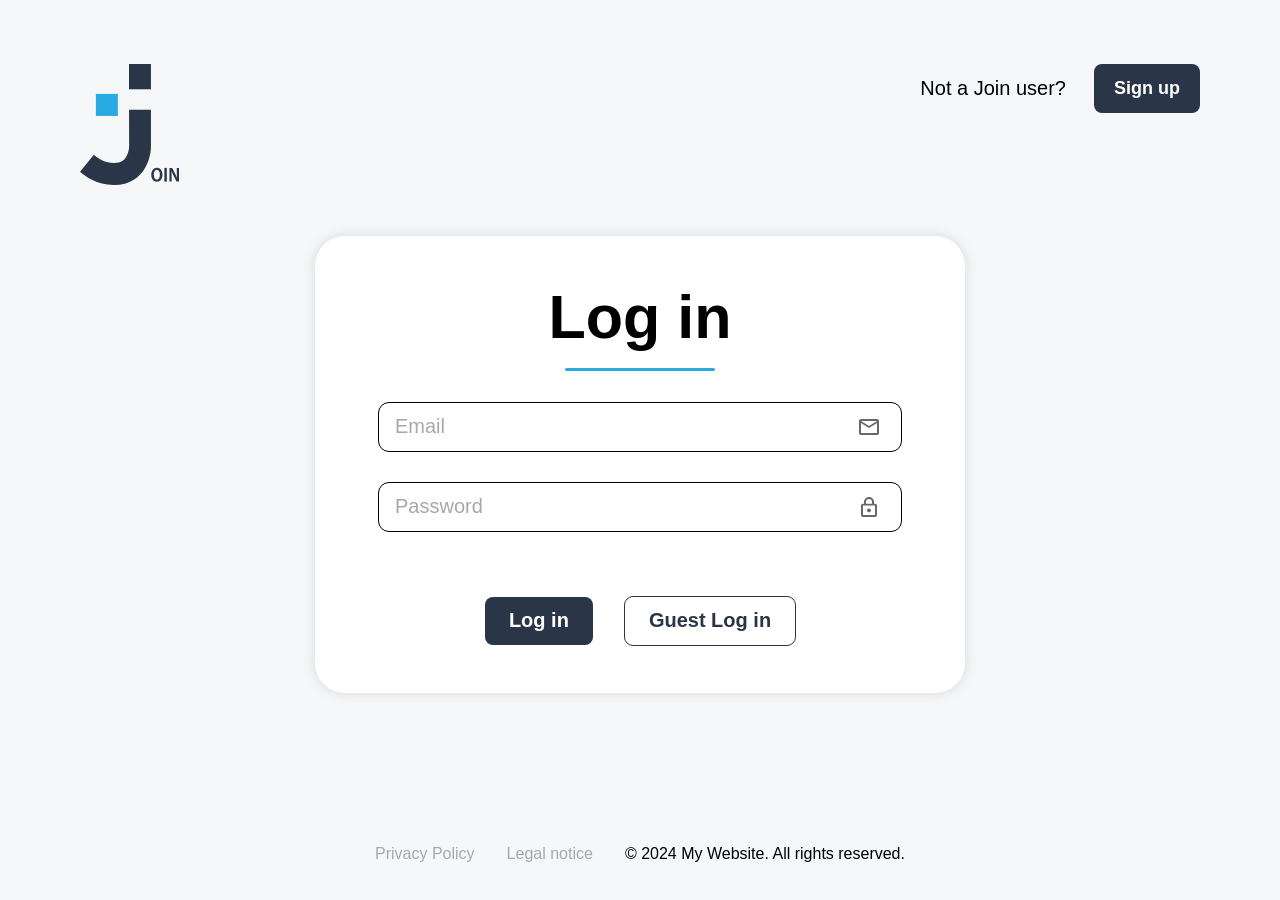
<file: index.html>
<!doctype html>
<html lang="en">
  <head>
    <meta charset="UTF-8" />
    <meta name="viewport" content="width=device-width, initial-scale=1.0" />
    <title>Join</title>
    <link rel="stylesheet" href="style.css" />
    <link rel="stylesheet" href="styles/colors.css" />
    <link rel="stylesheet" href="styles/loginResponsive.css" />
    <script src="./script.js" defer></script>
    <link rel="shortcut icon" href="../assets/img/general/logoFavicon.svg" type="image/x-icon"/>
  </head>
  <body onload="initSignIn()">
    <div class="page_shell">
      <header class="site_header content_limit">
        <img
          class="signup_logo"
          src="./assets/img/general/logoFavicon.svg"
          alt="Logo of Join"
        />

        <div class="signup_area login_fade">
          <span>Not a Join user?</span>
          <button
            class="button button__primary"
            type="button"
            onclick="window.location.href = 'pages/signUp.html'"
          >
            Sign up
          </button>
        </div>
      </header>

      <main class="main_content content_limit login_fade">
        <section class="login_card">
          <div class="title_block">
            <h1>Log in</h1>
            <div class="title_underline"></div>
          </div>

          <form novalidate>
            <div class="form_group">
              <label for="email" class="sr_only">Email</label>
              <div class="input_wrap">
                <input
                  id="email"
                  name="email"
                  type="email"
                  autocomplete="email"
                  placeholder="Email"
                />
                <span class="field_icon"
                  ><img src="./assets/img/login/mail.svg" alt="Email icon"
                /></span>
              </div>
              <p class="error_message"></p>
            </div>

            <div class="form_group">
              <label for="password" class="sr_only">Password</label>
              <div class="input_wrap">
                <input
                  id="password"
                  name="password"
                  type="password"
                  autocomplete="current-password"
                  placeholder="Password"
                />
                <span class="field_icon"
                  ><img src="./assets/img/login/lock.svg" alt="Password icon"
                /></span>
              </div>
              <p class="error_message"></p>
            </div>

            <p class="form_status" id="formStatus"></p>

            <div class="form_actions">
              <button class="button button__primary" type="submit">
                Log in
              </button>
              <button
                class="button button__secondary"
                type="button"
                id="guestLoginButton"
              >
                Guest Log in
              </button>
            </div>
          </form>
        </section>
      </main>

      <footer class="footer login_fade">
        <a href="pages/privacyPolicyPreLogin.html">Privacy Policy</a>
        <a href="pages/legalNoticePreLogin.html">Legal notice</a>
        <p>&copy; 2024 My Website. All rights reserved.</p>
      </footer>
    </div>
  </body>
</html>
</file>
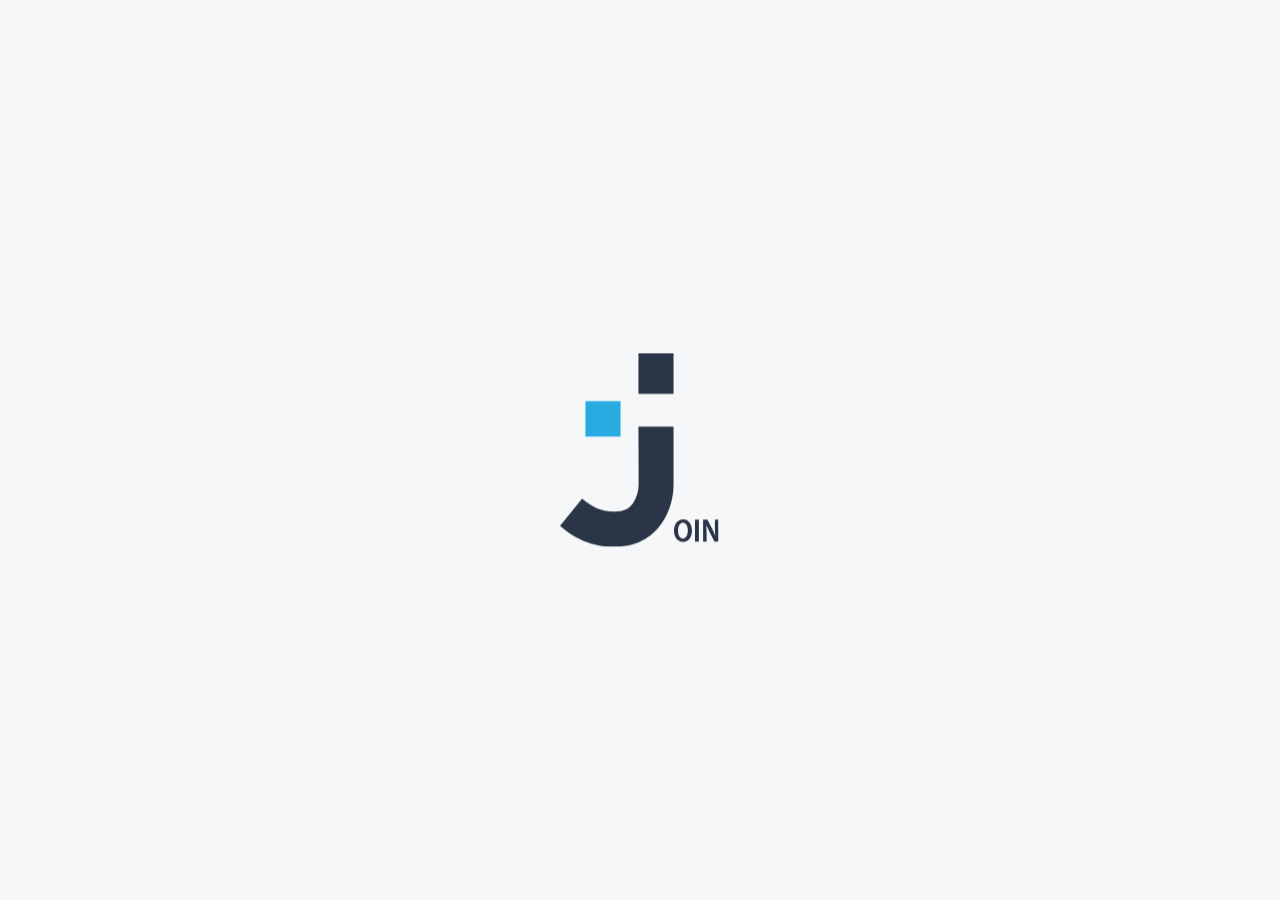
<file: pages/board.html>
<!doctype html>
<html lang="en">
  <head>
    <meta charset="UTF-8" />
    <meta name="viewport" content="width=device-width, initial-scale=1.0" />
    <title>Board</title>
    <link rel="stylesheet" href="../styles/colors.css" />
    <link rel="stylesheet" href="../styles/fonts.css" />
    <link rel="stylesheet" href="../styles/addTask.css" />
    <link rel="stylesheet" href="../styles/addTaskResponsive.css" />
    <link rel="stylesheet" href="../styles/standard.css" />
    <link rel="stylesheet" href="../styles/standardClasses.css" />
    <link rel="stylesheet" href="../styles/board.css" />
    <link rel="stylesheet" href="../styles/standardResponsive.css">
    <link rel="stylesheet" href="../styles/board_dialog.css" />
    <link rel="stylesheet" href="../styles/boardResponsive.css" />
    <script src="../scripts/standard.js"></script>
    <script src="../scripts/addTaskTemplate.js"></script>
    <script src="../scripts/addTask.js"></script>
    <script src="../scripts/addTaskContacts.js"></script>
    <script src="../scripts/addTaskInteractions.js"></script>
    <script src="../scripts/contactsTemplates.js"></script>
    <script src="../scripts/boardTemplate.js"></script>
    <script src="../scripts/boardAddTaskTemplate.js"></script>
    <script src="../scripts/board.js"></script>
    <link rel="shortcut icon" href="../assets/img/general/logoFavicon.svg" type="image/x-icon"/>
  </head>
  <body onload="initialise()">
    <dialog id="dialog" onclick="closeSpecificDialog('dialog')"></dialog>
    <aside class="desktop">
      <a class="logo" href="summary.html"><img src="../assets/img/general/joinLogo.svg" alt="Logo of Join" /></a>
      <article>
        <section class="menu">
          <a class="another_page" href="../pages/summary.html">
            <img src="../assets/img/aside/summary.svg" alt="Summary Icon" />
            <p>Summary</p>
          </a>
          <a class="another_page" href="../pages/addTask.html">
            <img src="../assets/img/aside/addTask.svg" alt="Task Icon" />
            <p>Add Task</p>
          </a>
          <a class="current_page" href="../pages/board.html">
            <img src="../assets/img/aside/boardValidate.svg" alt="Board Icon" />
            <p>Board</p>
          </a>
          <a class="another_page" href="../pages/contacts.html">
            <img src="../assets/img/aside/contacts.svg" alt="Contacts Icon" />
            <p>Contacts</p>
          </a>
        </section>
        <section class="legal_necessities">
          <a class="policies" href="../pages/privacyPolicy.html">
            <p>Privacy Policy</p>
          </a>
          <a class="policies" href="../pages/legalNotice.html">
            <p>Legal Notice</p>
          </a>
        </section>
      </article>
    </aside>
    <article class="main_content">
      <header>
        <p>Kanban Project Management Tool</p>
        <img src="../assets/img/general/logoFavicon.svg" alt="Logo" />
        <section class="header_right">
          <a href="../pages/help.html">
            <img src="../assets/img/general/help.svg" alt="Help Button" />
          </a>
          <section>
            <button class="profile_icon" onclick="openDialog('nav')">
               <p id="userInitial"></p>
            </button>
            <dialog class="navigation" id="nav" onclick="closeDialog('nav')">
              <div class="subnavigation" onclick="stopPropagation(event)">
                <a class="mobile" href="../pages/help.html">Help</a>
                <a href="../pages/legalNotice.html">Legal Notice</a>
                <a href="../pages/privacyPolicy.html">Privacy Policy</a>
                <a href="../index.html">Log out</a>
              </div>
            </dialog>
          </section>
        </section>
      </header>
      <main>
        <section class="main_title">
          <h1>Board</h1>
          <div>
            <section class="search_wrapper">
              <input class="search" id="searchField" type="text" placeholder="Find Task"/>
              <div class="search_button" aria-label="Search">
                <button type="button">
                  <img class="search_icon" src="../assets/img/board/search.svg" alt="Search icon"/>
                </button>
              </div>
            </section>
            <button class="new_task desktop" onclick="openSpecificDialog(null, null, 'toDo', null)">
              <p>Add Task</p>
              <p>+</p>
            </button>
            <button class="new_task mobile">
              <a href="../pages/addTask.html">+</a>
            </button>
          </div>
        </section>
        <div class="search_mobile mobile">
          <section class="search_wrapper_mobile">
            <input
              class="search"
              id="searchField"
              type="text"
              placeholder="Find Task"
            />
            <div class="search_button" aria-label="Search">
              <button type="button">
                <img
                  class="search_icon"
                  src="../assets/img/board/search.svg"
                  alt="Search icon"
                />
              </button>
            </div>
          </section>
        </div>
        <article class="kanban">
          <section class="column" ondrop="changeStatus('toDo')" ondragover="allowDrop(event)">
            <div class="column_title">
              <h2>To do</h2>
              <button class="adding_task desktop" onclick="openSpecificDialog(null, null, 'toDo', null)">
                +
              </button>
              <button class="adding_task mobile">
                <a href="../pages/addTask.html">+</a>
              </button>
            </div>
            <ul class="column_list" id="toDo"></ul>
          </section>
          <section class="column" ondrop="changeStatus('inProgress')" ondragover="allowDrop(event)">
            <div class="column_title">
              <h2>In progress</h2>
              <button class="adding_task desktop" onclick="openSpecificDialog(null, null, 'inProgress', null)">
                +
              </button>
              <button class="adding_task mobile">
                <a href="../pages/addTask.html">+</a>
              </button>
            </div>
            <ul class="column_list" id="inProgress"></ul>
          </section>
          <section class="column" ondrop="changeStatus('awaitFeedback')" ondragover="allowDrop(event)">
            <div class="column_title">
              <h2>Await Feedback</h2>
              <button class="adding_task desktop" onclick="openSpecificDialog(null, null, 'awaitFeedback', null)">
                +
              </button>
              <button class="adding_task mobile">
                <a href="../pages/addTask.html">+</a>
              </button>
            </div>
            <ul class="column_list" id="awaitFeedback"></ul>
          </section>
          <section class="column" ondrop="changeStatus('done')" ondragover="allowDrop(event)">
            <div class="column_title">
              <h2>Done</h2>
            </div>
            <ul class="column_list" id="done"></ul>
          </section>
        </article>
      </main>
      <footer class="mobile">
        <section>
          <a class="another_page" href="../pages/summary.html">
            <img src="../assets/img/aside/summary.svg" alt="Summary Icon" />
            <p>Summary</p>
          </a>
        </section>
        <section>
          <a class="another_page" href="../pages/addTask.html">
            <img src="../assets/img/aside/addTask.svg" alt="Task Icon" />
            <p>Add Task</p>
          </a>
        </section>
        <section>
          <a class="current_page" href="../pages/board.html">
            <img src="../assets/img/aside/boardValidate.svg" alt="Board Icon" />
            <p>Board</p>
          </a>
        </section>
        <section>
          <a class="another_page" href="../pages/contacts.html">
            <img src="../assets/img/aside/contacts.svg" alt="Contacts Icon" />
            <p>Contacts</p>
          </a>
        </section>
      </footer>
    </article>
  </body>
</html>
</file>
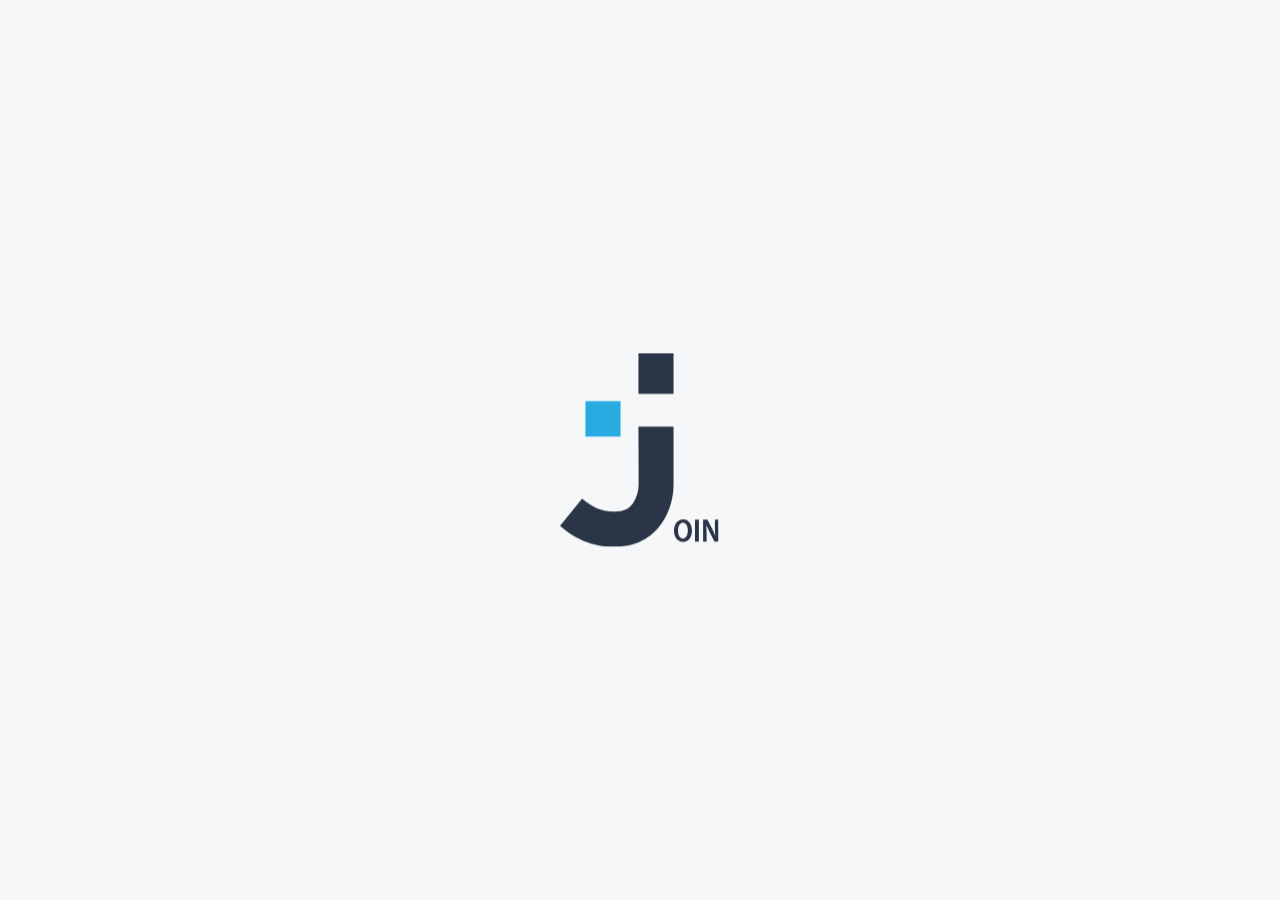
<file: pages/contacts.html>
<!doctype html>
<html lang="en">
  <head>
    <meta charset="UTF-8" />
    <meta name="viewport" content="width=device-width, initial-scale=1.0" />

    <title>Contacts</title>

    <link rel="stylesheet" href="../styles/colors.css" />
    <link rel="stylesheet" href="../styles/fonts.css" />
    <link rel="stylesheet" href="../styles/standard.css" />
    <link rel="stylesheet" href="../styles/standardClasses.css" />
    <link rel="stylesheet" href="../styles/contacts.css" />
    <link rel="stylesheet" href="../styles/contactsDialogs.css" />
    <link rel="stylesheet" href="../styles/contactsResponsive.css" />
    <link rel="stylesheet" href="../styles/contactsResponsiveTwo.css" />

    <script src="../scripts/standard.js" defer></script>
    <script src="../scripts/contactsTemplates.js" defer></script>
    <script src="../scripts/contactsDialogTemplates.js" defer></script>
    <script src="../scripts/contactsData.js" defer></script>
    <script src="../scripts/contacts.js" defer></script>
    <script src="../scripts/contactsInteractions.js" defer></script>

    <link
      rel="shortcut icon"
      href="../assets/img/general/logoFavicon.svg"
      type="image/x-icon"
    />
  </head>

  <body onload="initContacts()">
    <div class="overlay" id="successOverlay" hidden>
      <div class="overlay_box">
        <p>Contact added successfully</p>
      </div>
    </div>

    <aside class="desktop">
      <a class="logo" href="summary.html">
        <img src="../assets/img/general/joinLogo.svg" alt="Logo of Join" />
      </a>

      <article>
        <section class="menu">
          <a class="another_page" href="summary.html">
            <img src="../assets/img/aside/summary.svg" alt="Summary Icon" />
            <p>Summary</p>
          </a>

          <a class="another_page" href="addTask.html">
            <img src="../assets/img/aside/addTask.svg" alt="Task Icon" />
            <p>Add Task</p>
          </a>

          <a class="another_page" href="board.html">
            <img src="../assets/img/aside/board.svg" alt="Board Icon" />
            <p>Board</p>
          </a>

          <a class="current_page" href="contacts.html">
            <img
              src="../assets/img/aside/contactsValidate.svg"
              alt="Contacts Icon"
            />
            <p>Contacts</p>
          </a>
        </section>

        <section class="legal_necessities">
          <a class="policies" href="../pages/privacyPolicy.html">
            <p>Privacy Policy</p>
          </a>

          <a class="policies" href="../pages/legalNotice.html">
            <p>Legal Notice</p>
          </a>
        </section>
      </article>
    </aside>

    <article class="main_content">
      <header>
        <img
          class="mobile_header_logo"
          src="../assets/img/general/logoFavicon.svg"
          alt="Join Logo"
        />

        <p>Kanban Project Management Tool</p>

        <section class="header_right">
          <a href="../pages/help.html">
            <img src="../assets/img/general/help.svg" alt="Help Button" />
          </a>

          <section>
            <button
              class="profile_icon"
              type="button"
              onclick="openDialog('nav')"
            >
              <p id="userInitial"></p>
            </button>

            <dialog class="navigation" id="nav" onclick="closeDialog('nav')">
              <div class="subnavigation" onclick="stopPropagation(event)">
                <a href="../pages/legalNotice.html"> Legal Notice </a>

                <a href="../pages/privacyPolicy.html"> Privacy Policy </a>

                <a href="../index.html" id="logoutButton"> Log out </a>
              </div>
            </dialog>
          </section>
        </section>
      </header>

      <main>
        <section class="contacts_container">
          <div class="new_contact">
            <button
              class="highlighted_button"
              id="addContactButton"
              type="button"
            >
              Add new contact

              <img src="../assets/img/contacts/personAdd.svg" alt="" />
            </button>
          </div>

          <div class="own_user" id="ownUser"></div>

          <ul class="contacts_list" id="contactsList"></ul>

          <button
            class="mobile_add_contact"
            id="mobileAddContactButton"
            type="button"
            aria-label="Add contact"
          >
            <img src="../assets/img/contacts/personAdd.svg" alt="" />
          </button>
        </section>

        <section class="contact_details_container">
          <div class="contact_detail_header">
            <div class="contact_title_row">
              <h2>Contacts</h2>

              <button
                class="mobile_contact_back"
                type="button"
                onclick="closeMobileContactDetail()"
                aria-label="Back to contacts"
              >
                <img src="../assets/img/general/arrow.svg" alt="Back" />
              </button>
            </div>

            <div class="seperator_line"></div>
            <p>Better with a team</p>
          </div>

          <div class="contact_card" id="contactCard">
            <p>Select a contact to see details.</p>
          </div>
        </section>
      </main>
    </article>

    <footer class="mobile">
      <section>
        <a class="another_page" href="summary.html">
          <img src="../assets/img/aside/summary.svg" alt="Summary Icon" />
          <p>Summary</p>
        </a>
      </section>

      <section>
        <a class="another_page" href="addTask.html">
          <img src="../assets/img/aside/addTask.svg" alt="Add Task Icon" />
          <p>Add Task</p>
        </a>
      </section>

      <section>
        <a class="another_page" href="board.html">
          <img src="../assets/img/aside/board.svg" alt="Board Icon" />
          <p>Board</p>
        </a>
      </section>

      <section>
        <a class="current_page" href="contacts.html">
          <img
            src="../assets/img/aside/contactsValidate.svg"
            alt="Contacts Icon"
          />
          <p>Contacts</p>
        </a>
      </section>
    </footer>
  </body>
</html>
</file>
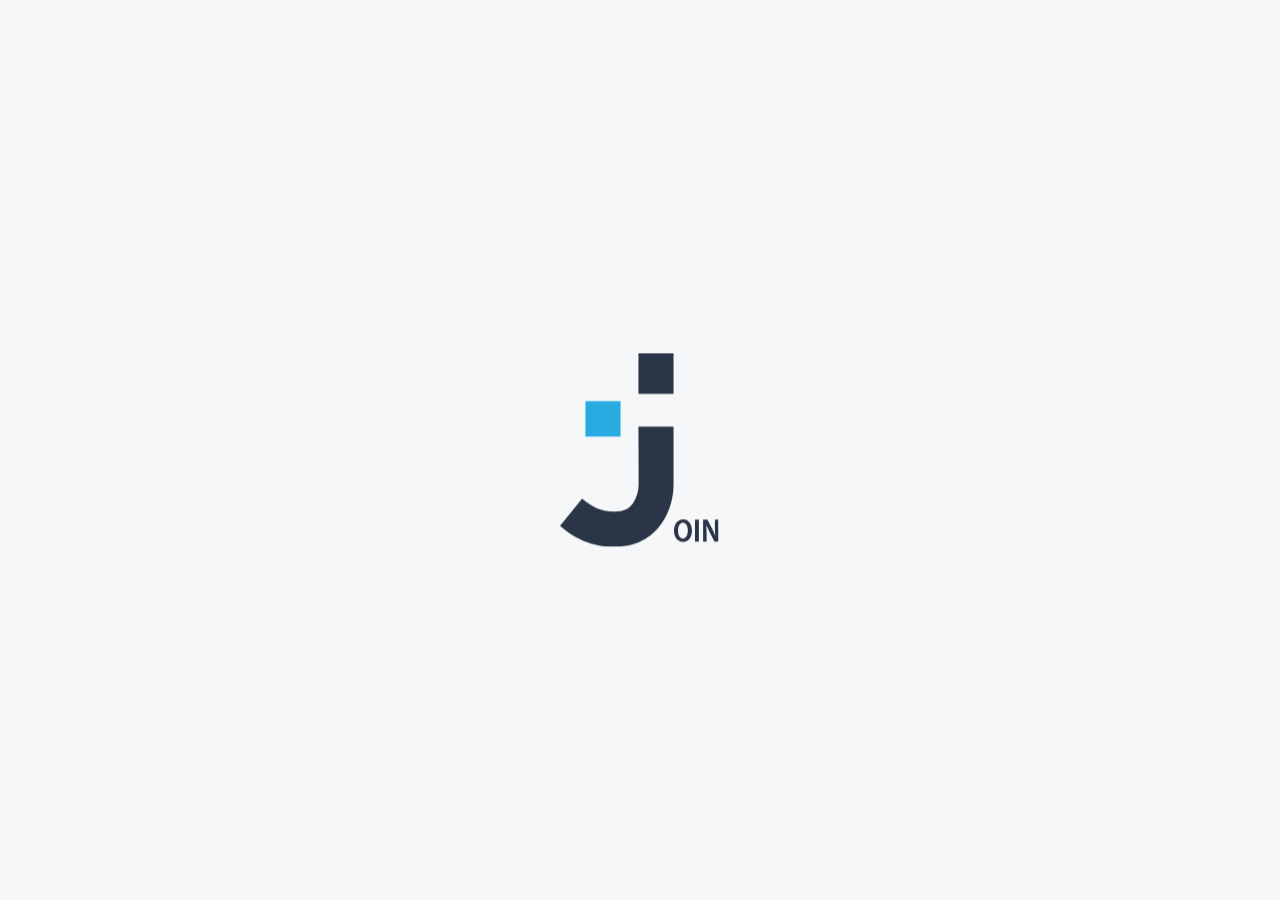
<file: pages/help.html>
<!doctype html>
<html lang="en">
  <head>
    <meta charset="UTF-8" />
    <meta name="viewport" content="width=device-width, initial-scale=1.0" />

    <title>Help</title>

    <link rel="stylesheet" href="../styles/colors.css" />
    <link rel="stylesheet" href="../styles/fonts.css" />
    <link rel="stylesheet" href="../styles/standard.css" />
    <link rel="stylesheet" href="../styles/standardClasses.css" />
    <link rel="stylesheet" href="../styles/information.css" />
    <link rel="stylesheet" href="../styles/standardResponsive.css" />
    <link rel="stylesheet" href="../styles/informationResponsive.css" />

    <script src="../scripts/loadUser.js"></script>
    <script src="../scripts/standard.js" defer></script>

    <link
      rel="shortcut icon"
      href="../assets/img/general/logoFavicon.svg"
      type="image/x-icon"
    />
  </head>

  <body onload="initInformationPage()">
    <aside class="desktop">
      <a class="logo" href="summary.html"
        ><img src="../assets/img/general/joinLogo.svg" alt="Logo of Join"
      /></a>

      <article>
        <section class="menu">
          <a class="another_page" href="../pages/summary.html">
            <img src="../assets/img/aside/summary.svg" alt="Summary Icon" />
            <p>Summary</p>
          </a>

          <a class="another_page" href="../pages/addTask.html">
            <img src="../assets/img/aside/addTask.svg" alt="Task Icon" />
            <p>Add Task</p>
          </a>

          <a class="another_page" href="../pages/board.html">
            <img src="../assets/img/aside/board.svg" alt="Board Icon" />
            <p>Board</p>
          </a>

          <a class="another_page" href="../pages/contacts.html">
            <img src="../assets/img/aside/contacts.svg" alt="Contacts Icon" />
            <p>Contacts</p>
          </a>
        </section>

        <section class="legal_necessities">
          <a class="policies" href="../pages/privacyPolicy.html">
            <p>Privacy Policy</p>
          </a>

          <a class="policies" href="../pages/legalNotice.html">
            <p>Legal Notice</p>
          </a>
        </section>
      </article>
    </aside>

    <main class="Information_Content">
      <header>
        <img
          class="mobile_header_logo"
          src="../assets/img/general/logoFavicon.svg"
          alt="Join Logo"
        />

        <p>Kanban Project Management Tool</p>

        <section class="header_right">
          <a href="../pages/help.html">
            <img src="../assets/img/general/help.svg" alt="Help Button" />
          </a>

          <section>
            <button class="profile_icon" id="profileButton" type="button">
              <p id="userInitial"></p>
            </button>

            <dialog class="navigation" id="nav">
              <div class="subnavigation" id="subnavigation">
                <a class="mobile" href="../pages/help.html">Help</a>
                <a href="../pages/legalNotice.html">Legal Notice</a>
                <a href="../pages/privacyPolicy.html">Privacy Policy</a>
                <a href="../index.html" id="logoutButton">Log out</a>
              </div>
            </dialog>
          </section>
        </section>
      </header>

      <div class="Information_Text">
        <div class="information_title_row">
          <h1>Help</h1>

          <button
            class="back_button help_back_button"
            type="button"
            onclick="history.back()"
          >
            <img src="../assets/img/general/arrow.svg" alt="Go back" />
          </button>
        </div>

        <p class="Help_Intro">
          Welcome to the help page for Join, your guide to using our Kanban
          project management tool. Here, you will find an overview of what Join
          is, how it works, and how to use its most important features.
        </p>

        <section>
          <h2>What is Join?</h2>

          <p>
            Join is a Kanban-based project management tool designed to help you
            organize tasks, manage projects, and collaborate with others.
          </p>

          <p>
            Kanban is a method for visualizing work and tracking the progress of
            individual tasks. In Join, tasks are displayed as cards on a board
            and organized into different sections depending on their current
            status.
          </p>

          <p>
            Join was developed as part of a web development project at the
            Developer Akademie. It is intended for educational purposes and is
            not designed for extensive business use.
          </p>
        </section>

        <section>
          <h2>How to use it</h2>

          <div class="Help_Step">
            <div class="Help_Number">1.</div>

            <div class="Help_Step_Content">
              <h3>Exploring the Board</h3>

              <p>
                When you open the <strong>Board</strong>, you will see an
                overview of all your tasks. Tasks are organized into four
                different sections: <strong>To do</strong>,
                <strong>In progress</strong>, <strong>Await feedback</strong>,
                and <strong>Done</strong>.
              </p>

              <p>
                This allows you to quickly see the current status of each task.
              </p>
            </div>
          </div>

          <div class="Help_Step">
            <div class="Help_Number">2.</div>

            <div class="Help_Step_Content">
              <h3>Creating Contacts</h3>

              <p>
                Before assigning tasks, you can add contacts to your project.
              </p>

              <p>
                Go to the <strong>Contacts</strong> section and click
                <strong>Add new contact</strong>. Enter the contact's name,
                email address, and phone number.
              </p>

              <p>
                Once the contact has been created, you can assign them to tasks.
              </p>
            </div>
          </div>

          <div class="Help_Step">
            <div class="Help_Number">3.</div>

            <div class="Help_Step_Content">
              <h3>Adding Tasks</h3>

              <p>
                To create a new task, go to <strong>Add Task</strong> or use the
                add-task button on the board.
              </p>

              <p>Enter the task information, such as:</p>

              <ul>
                <li>Title</li>
                <li>Description</li>
                <li>Due date</li>
                <li>Priority</li>
                <li>Category</li>
                <li>Assigned contacts</li>
                <li>Subtasks</li>
              </ul>

              <p>
                After entering the required information, click
                <strong>Create Task</strong> to add the task to your board.
              </p>
            </div>
          </div>

          <div class="Help_Step">
            <div class="Help_Number">4.</div>

            <div class="Help_Step_Content">
              <h3>Moving Tasks</h3>

              <p>
                Tasks can be moved between the different sections of the board.
              </p>

              <p>
                Move a task from <strong>To do</strong> to
                <strong>In progress</strong> when you start working on it. If
                the task requires feedback, move it to
                <strong>Await feedback</strong>. Once the task is completed,
                move it to <strong>Done</strong>.
              </p>

              <p>
                This makes it easy to keep track of the progress of your
                project.
              </p>
            </div>
          </div>

          <div class="Help_Step">
            <div class="Help_Number">5.</div>

            <div class="Help_Step_Content">
              <h3>Editing Tasks</h3>

              <p>Click on a task to open its details.</p>

              <p>
                From there, you can edit information such as the title,
                description, due date, priority, assigned contacts, and
                subtasks.
              </p>

              <p>Save your changes when you are finished.</p>
            </div>
          </div>

          <div class="Help_Step">
            <div class="Help_Number">6.</div>

            <div class="Help_Step_Content">
              <h3>Deleting Tasks</h3>

              <p>
                Open the task you want to remove and select
                <strong>Delete</strong>.
              </p>

              <p>
                Be careful when deleting tasks, as they will be permanently
                removed from the board.
              </p>
            </div>
          </div>

          <div class="Help_Step">
            <div class="Help_Number">7.</div>

            <div class="Help_Step_Content">
              <h3>Using Subtasks</h3>

              <p>
                Subtasks allow you to divide a larger task into smaller steps.
              </p>

              <p>
                When a subtask is completed, you can mark it as done. The task
                will show your progress so you can easily see how much work is
                still left.
              </p>
            </div>
          </div>

          <div class="Help_Step">
            <div class="Help_Number">8.</div>

            <div class="Help_Step_Content">
              <h3>Searching for Tasks</h3>

              <p>
                Use the search field on the <strong>Board</strong> to quickly
                find a specific task.
              </p>

              <p>
                Enter the task title or a keyword. Join will display the tasks
                that match your search.
              </p>
            </div>
          </div>
        </section>

        <section>
          <h2>Need more help?</h2>

          <p>
            If something does not work as expected, try refreshing the page or
            logging in again.
          </p>

          <p>
            When creating or editing tasks and contacts, make sure that all
            required fields are filled in correctly.
          </p>
        </section>
      </div>
    </main>

    <footer class="mobile">
      <section>
        <a class="another_page" href="../pages/summary.html">
          <img src="../assets/img/aside/summary.svg" alt="Summary Icon" />
          <p>Summary</p>
        </a>
      </section>

      <section>
        <a class="another_page" href="../pages/addTask.html">
          <img src="../assets/img/aside/addTask.svg" alt="Task Icon" />
          <p>Add Task</p>
        </a>
      </section>

      <section>
        <a class="another_page" href="../pages/board.html">
          <img src="../assets/img/aside/board.svg" alt="Board Icon" />
          <p>Board</p>
        </a>
      </section>

      <section>
        <a class="another_page" href="../pages/contacts.html">
          <img src="../assets/img/aside/contacts.svg" alt="Contacts Icon" />
          <p>Contacts</p>
        </a>
      </section>
    </footer>
  </body>
</html>
</file>
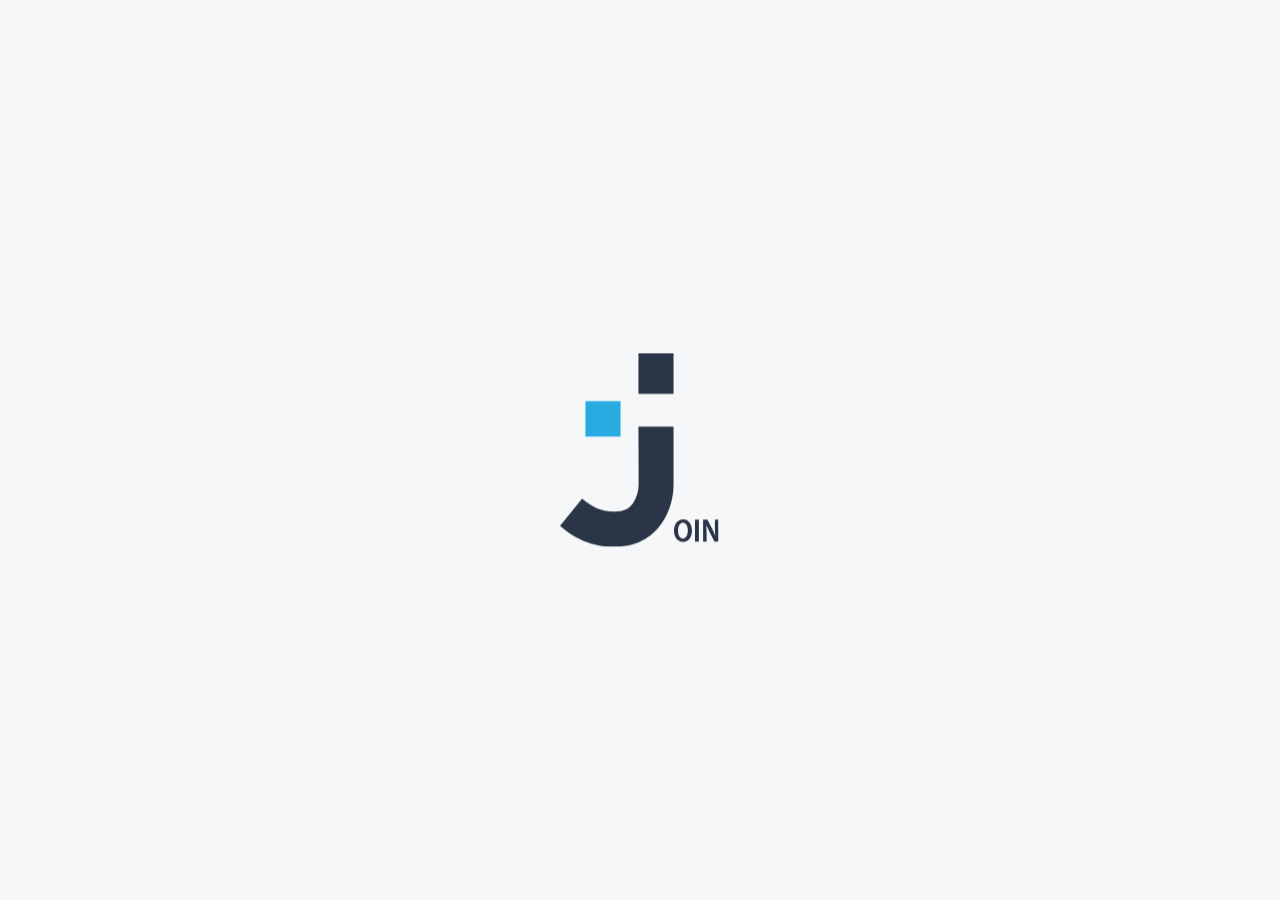
<file: pages/legalNotice.html>
<!doctype html>
<html lang="en">
  <head>
    <meta charset="UTF-8" />
    <meta name="viewport" content="width=device-width, initial-scale=1.0" />

    <title>Legal Notice</title>

    <link rel="stylesheet" href="../styles/colors.css" />
    <link rel="stylesheet" href="../styles/fonts.css" />
    <link rel="stylesheet" href="../styles/standard.css" />
    <link rel="stylesheet" href="../styles/standardClasses.css" />
    <link rel="stylesheet" href="../styles/information.css" />
    <link rel="stylesheet" href="../styles/standardResponsive.css">
    <link rel="stylesheet" href="../styles/informationResponsive.css" />

    <script src="../scripts/loadUser.js"></script>
    <script src="../scripts/standard.js" defer></script>
    
    <link
      rel="shortcut icon"
      href="../assets/img/general/logoFavicon.svg"
      type="image/x-icon"
    />
  </head>

  <body onload="initInformationPage()">
    <aside class="desktop">
      <a class="logo" href="summary.html"><img src="../assets/img/general/joinLogo.svg" alt="Logo of Join" /></a>

      <article>
        <section class="menu">
          <a class="another_page" href="../pages/summary.html">
            <img src="../assets/img/aside/summary.svg" alt="Summary Icon" />
            <p>Summary</p>
          </a>

          <a class="another_page" href="../pages/addTask.html">
            <img src="../assets/img/aside/addTask.svg" alt="Task Icon" />
            <p>Add Task</p>
          </a>

          <a class="another_page" href="../pages/board.html">
            <img src="../assets/img/aside/board.svg" alt="Board Icon" />
            <p>Board</p>
          </a>

          <a class="another_page" href="../pages/contacts.html">
            <img src="../assets/img/aside/contacts.svg" alt="Contacts Icon" />
            <p>Contacts</p>
          </a>
        </section>

        <section class="legal_necessities">
          <a class="another_page policies" href="../pages/privacyPolicy.html">
            <p>Privacy Policy</p>
          </a>

          <a class="current_page policies" href="../pages/legalNotice.html">
            <p>Legal Notice</p>
          </a>
        </section>
      </article>
    </aside>

    <main class="Information_Content">
      <header>
        <img
          class="mobile_header_logo"
          src="../assets/img/general/logoFavicon.svg"
          alt="Join Logo"
        />

        <p>Kanban Project Management Tool</p>

        <section class="header_right">
          <a href="../pages/help.html">
            <img src="../assets/img/general/help.svg" alt="Help Button" />
          </a>

          <section>
            <button class="profile_icon" id="profileButton" type="button">
              <p id="userInitial"></p>
            </button>

            <dialog class="navigation" id="nav">
              <div class="subnavigation" id="subnavigation">
                <a class="mobile" href="../pages/help.html">Help</a>
                <a href="../pages/legalNotice.html">Legal Notice</a>
                <a href="../pages/privacyPolicy.html">Privacy Policy</a>
                <a href="../index.html" id="logoutButton">Log out</a>
              </div>
            </dialog>
          </section>
        </section>
      </header>

      <div class="Information_Text">
        <div class="information_title_row">
          <h1>Legal Notice</h1>

          <button class="back_button" type="button" onclick="history.back()">
            <img
              src="../assets/img/general/arrow.svg"
              alt="Go back"
            />
          </button>
        </div>

        <section class="Legal_Section">
          <h2>Imprint</h2>

          <p>
            Marc Mähling<br />
            Musterstraße 111<br />
            Building 44<br />
            90210 Musterstadt<br />
            Germany
          </p>
        </section>

        <section class="Legal_Section">
          <h2>Contact</h2>

          <p>
            Phone: +49 (0) 123 44 55 66<br />
            Email:
            <a href="">info@beispielfirma.de</a>
          </p>
        </section>

        <section class="Legal_Section">
          <p>
            Source:
            <a
              href="https://www.e-recht24.de/"
              target="_blank"
              rel="noopener noreferrer"
            >
              e-recht24.de
            </a>
          </p>
        </section>
      </div>
    </main>

    <footer class="mobile">
      <section>
        <a class="another_page" href="../pages/summary.html">
          <img src="../assets/img/aside/summary.svg" alt="Summary Icon" />
          <p>Summary</p>
        </a>
      </section>

      <section>
        <a class="another_page" href="../pages/addTask.html">
          <img src="../assets/img/aside/addTask.svg" alt="Task Icon" />
          <p>Add Task</p>
        </a>
      </section>

      <section>
        <a class="another_page" href="../pages/board.html">
          <img src="../assets/img/aside/board.svg" alt="Board Icon" />
          <p>Board</p>
        </a>
      </section>

      <section>
        <a class="another_page" href="../pages/contacts.html">
          <img src="../assets/img/aside/contacts.svg" alt="Contacts Icon" />
          <p>Contacts</p>
        </a>
      </section>
    </footer>
  </body>
</html>
</file>
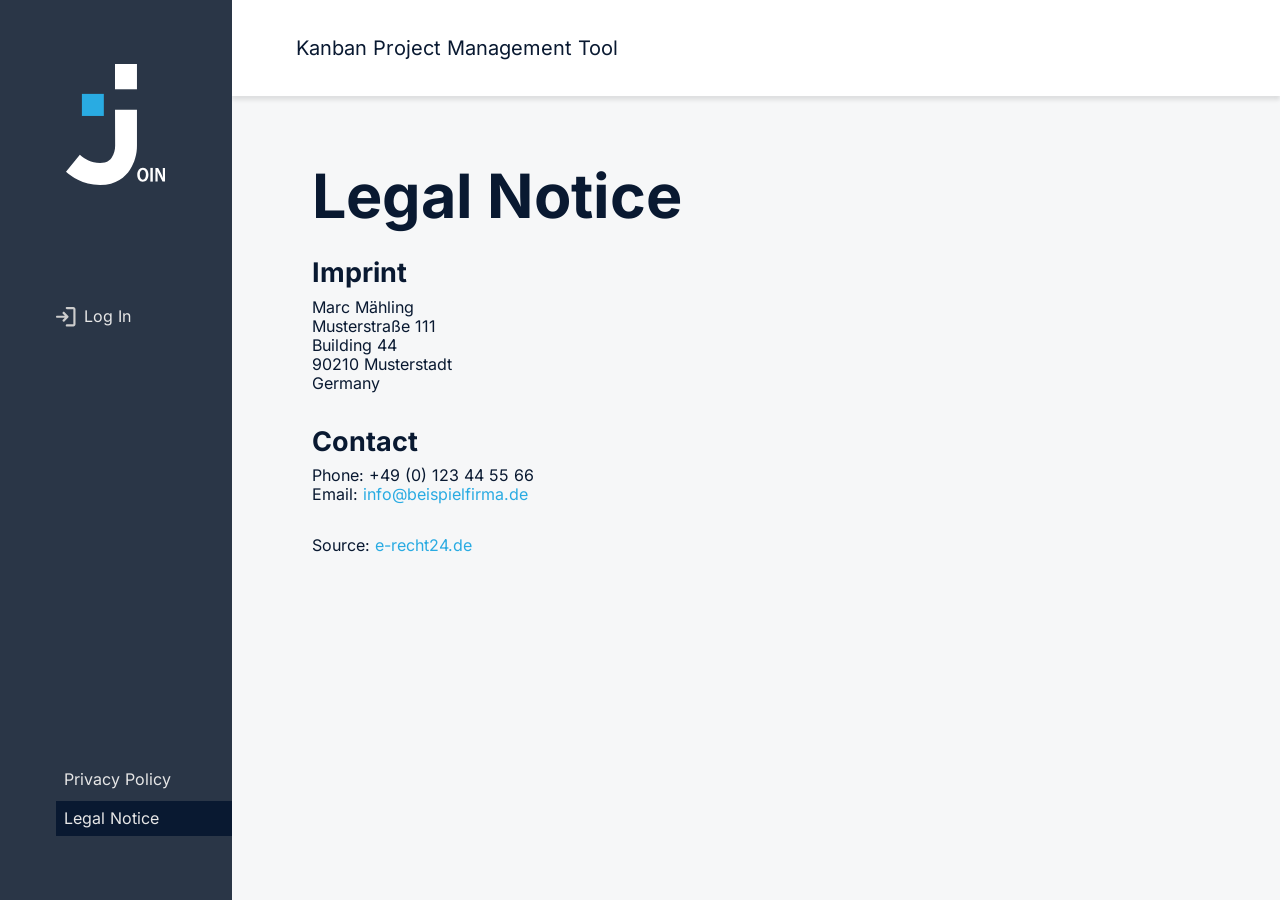
<file: pages/legalNoticePreLogin.html>
<!doctype html>
<html lang="en">
  <head>
    <meta charset="UTF-8" />
    <meta name="viewport" content="width=device-width, initial-scale=1.0" />

    <title>Legal Notice</title>

    <link rel="stylesheet" href="../styles/colors.css" />
    <link rel="stylesheet" href="../styles/fonts.css" />
    <link rel="stylesheet" href="../styles/standard.css" />
    <link rel="stylesheet" href="../styles/standardClasses.css" />
    <link rel="stylesheet" href="../styles/information.css" />
    <link rel="stylesheet" href="../styles/informationResponsive.css" />

    <link
      rel="shortcut icon"
      href="../assets/img/general/logoFavicon.svg"
      type="image/x-icon"
    />
  </head>

  <body class="prelogin_page">
    <aside class="desktop">
      <img src="../assets/img/general/joinLogo.svg" alt="Logo of Join" />

      <article>
        <section class="menu">
          <a class="another_page" href="../index.html">
            <img src="../assets/img/aside/login.svg" alt="Log In Icon" />
            <p>Log In</p>
          </a>
        </section>

        <section class="legal_necessities">
          <a
            class="another_page policies"
            href="../pages/privacyPolicyPreLogin.html"
          >
            <p>Privacy Policy</p>
          </a>

          <a
            class="current_page policies"
            href="../pages/legalNoticePreLogin.html"
          >
            <p>Legal Notice</p>
          </a>
        </section>
      </article>
    </aside>

    <main class="Information_Content">
      <header class="prelogin_header">
        <img
          class="prelogin_mobile_logo"
          src="../assets/img/general/logoFavicon.svg"
          alt="Join Logo"
        />

        <p>Kanban Project Management Tool</p>
      </header>

      <div class="Information_Text">
        <div class="information_title_row">
          <h1>Legal Notice</h1>

          <button
            class="back_button"
            type="button"
            onclick="history.back()"
            aria-label="Go back"
          >
            <img
              src="../assets/img/general/arrow.svg"
              alt="Go back"
            />
          </button>
        </div>

        <section class="Legal_Section">
          <h2>Imprint</h2>

          <p>
            Marc Mähling<br />
            Musterstraße 111<br />
            Building 44<br />
            90210 Musterstadt<br />
            Germany
          </p>
        </section>

        <section class="Legal_Section">
          <h2>Contact</h2>

          <p>
            Phone: +49 (0) 123 44 55 66<br />
            Email:
            <a href="mailto:info@beispielfirma.de">
              info@beispielfirma.de
            </a>
          </p>
        </section>

        <section class="Legal_Section">
          <p>
            Source:
            <a
              href="https://www.e-recht24.de/"
              target="_blank"
              rel="noopener noreferrer"
            >
              e-recht24.de
            </a>
          </p>
        </section>
      </div>
    </main>

    <footer class="prelogin_footer mobile">
      <a class="prelogin_footer_link" href="../index.html">
        <img src="../assets/img/aside/login.svg" alt="Log In Icon" />
        <p>Log In</p>
      </a>

      <a
        class="prelogin_footer_link"
        href="../pages/privacyPolicyPreLogin.html"
      >
        <p>Privacy Policy</p>
      </a>

      <a
        class="prelogin_footer_link prelogin_footer_current"
        href="../pages/legalNoticePreLogin.html"
      >
        <p>Legal Notice</p>
      </a>
    </footer>
  </body>
</html>
</file>
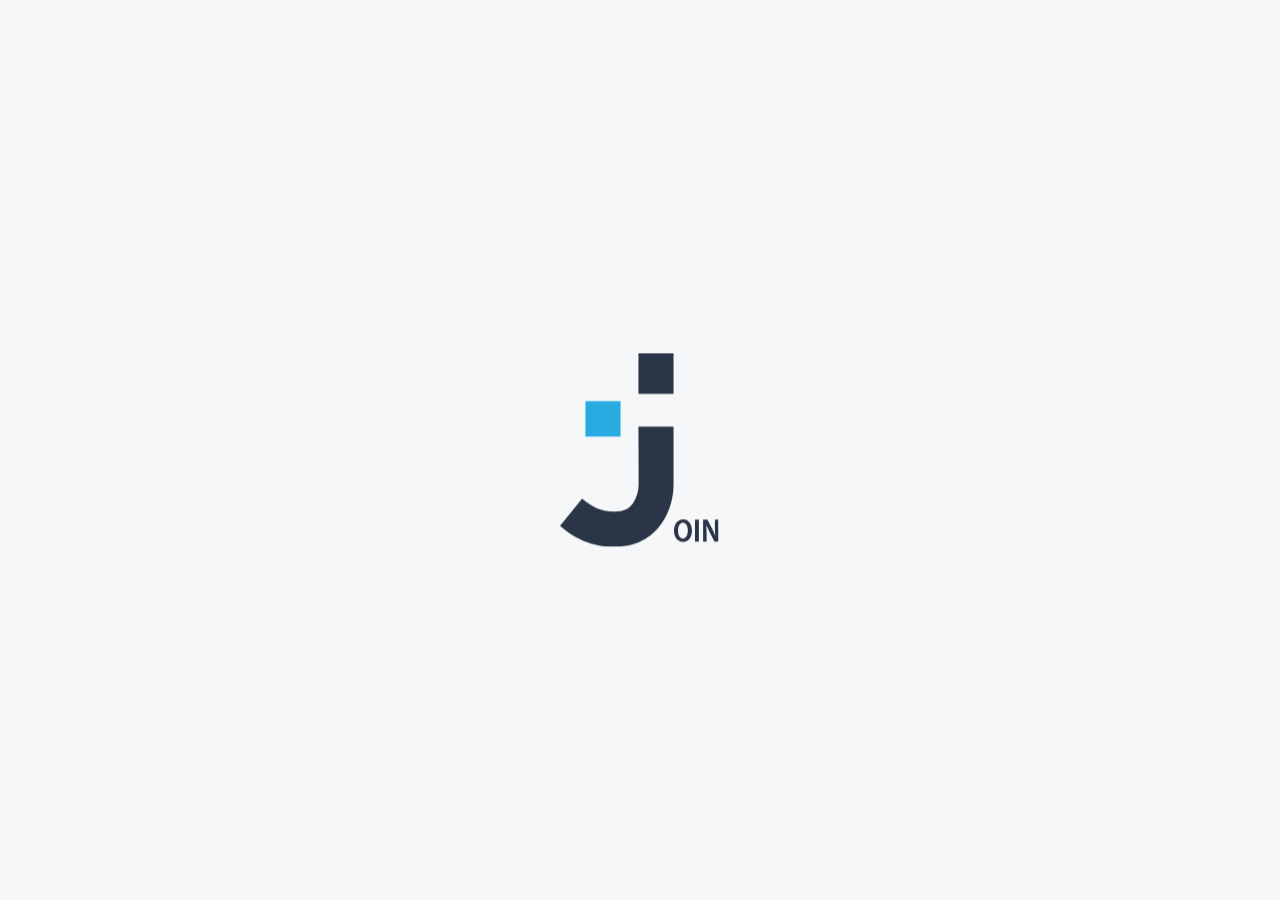
<file: pages/privacyPolicy.html>
<!doctype html>
<html lang="en">
  <head>
    <meta charset="UTF-8" />
    <meta name="viewport" content="width=device-width, initial-scale=1.0" />

    <title>Privacy Policy</title>

    <link rel="stylesheet" href="../styles/colors.css" />
    <link rel="stylesheet" href="../styles/fonts.css" />
    <link rel="stylesheet" href="../styles/standard.css" />
    <link rel="stylesheet" href="../styles/standardClasses.css" />
    <link rel="stylesheet" href="../styles/information.css" />
    <link rel="stylesheet" href="../styles/standardResponsive.css">
    <link rel="stylesheet" href="../styles/informationResponsive.css" />

    <script src="../scripts/loadUser.js"></script>
    <script src="../scripts/standard.js" defer></script>

    <link
      rel="shortcut icon"
      href="../assets/img/general/logoFavicon.svg"
      type="image/x-icon"
    />
  </head>

  <body onload="initInformationPage()">
    <aside class="desktop">
      <a class="logo" href="summary.html"><img src="../assets/img/general/joinLogo.svg" alt="Logo of Join" /></a>

      <article>
        <section class="menu">
          <a class="another_page" href="../pages/summary.html">
            <img src="../assets/img/aside/summary.svg" alt="Summary Icon" />
            <p>Summary</p>
          </a>

          <a class="another_page" href="../pages/addTask.html">
            <img src="../assets/img/aside/addTask.svg" alt="Task Icon" />
            <p>Add Task</p>
          </a>

          <a class="another_page" href="../pages/board.html">
            <img src="../assets/img/aside/board.svg" alt="Board Icon" />
            <p>Board</p>
          </a>

          <a class="another_page" href="../pages/contacts.html">
            <img src="../assets/img/aside/contacts.svg" alt="Contacts Icon" />
            <p>Contacts</p>
          </a>
        </section>

        <section class="legal_necessities">
          <a class="current_page policies" href="../pages/privacyPolicy.html">
            <p>Privacy Policy</p>
          </a>

          <a class="another_page policies" href="../pages/legalNotice.html">
            <p>Legal Notice</p>
          </a>
        </section>
      </article>
    </aside>

    <main class="Information_Content">
      <header>
        <img
          class="mobile_header_logo"
          src="../assets/img/general/logoFavicon.svg"
          alt="Join Logo"
        />

        <p>Kanban Project Management Tool</p>

        <section class="header_right">
          <a href="../pages/help.html">
            <img src="../assets/img/general/help.svg" alt="Help Button" />
          </a>

          <section>
            <button class="profile_icon" id="profileButton" type="button">
              <p id="userInitial"></p>
            </button>

            <dialog class="navigation" id="nav">
              <div class="subnavigation" id="subnavigation">
                <a class="mobile" href="../pages/help.html">Help</a>
                <a href="../pages/legalNotice.html">Legal Notice</a>
                <a href="../pages/privacyPolicy.html">Privacy Policy</a>
                <a href="../index.html" id="logoutButton">Log out</a>
              </div>
            </dialog>
          </section>
        </section>
      </header>

      <div class="Information_Text">
        <div class="information_title_row">
          <h1>Privacy Policy</h1>

          <button class="back_button" type="button" onclick="history.back()">
            <img
              src="../assets/img/general/arrow.svg"
              alt="Go back"
            />
          </button>
        </div>

        <section class="Privacy_Section">
          <h2>1. Privacy at a Glance</h2>

          <h3>General Information</h3>

          <p>
            The following information provides a simple overview of what happens
            to your personal data when you visit this website. Personal data is
            any data that can be used to personally identify you.
          </p>

          <h3>Data Collection on This Website</h3>

          <h4>Who is responsible for data collection on this website?</h4>

          <p>
            Data processing on this website is carried out by the website
            operator. The operator's contact details can be found in the section
            "Information on the Responsible Party" in this Privacy Policy.
          </p>

          <h4>How do we collect your data?</h4>

          <p>
            Some data is collected when you provide it to us. This may, for
            example, be data that you enter into a contact form.
          </p>

          <p>
            Other data is collected automatically or with your consent by our IT
            systems when you visit the website. This primarily includes
            technical data such as your browser, operating system, or the time
            the page was accessed.
          </p>

          <h4>What do we use your data for?</h4>

          <p>
            Some data is collected to ensure that the website functions
            correctly. Other data may be used to analyze how visitors use the
            website.
          </p>

          <h4>What rights do you have regarding your data?</h4>

          <p>
            You have the right to request information about your stored personal
            data, its origin, recipients, and purpose. You also have the right
            to request correction or deletion of this data.
          </p>
        </section>

        <section class="Privacy_Section">
          <h2>2. General Information and Mandatory Information</h2>

          <h3>Data Protection</h3>

          <p>
            The operators of this website take the protection of your personal
            data very seriously. We treat your personal data confidentially and
            in accordance with applicable data protection regulations.
          </p>

          <p>
            When you use this website, various personal data may be collected.
            This Privacy Policy explains what data we collect, how we use it,
            and for what purpose.
          </p>

          <h3>Information on the Responsible Party</h3>

          <p>
            The responsible party for data processing on this website is:
          </p>

          <p>
            Example Company<br />
            Musterweg 10<br />
            90210 Musterstadt
          </p>

          <p>
            Phone: +49 (0) 123 44 55 66<br />
            Email:
            <a href="mailto:info@beispielfirma.de">
              info@beispielfirma.de
            </a>
          </p>

          <h3>Storage Duration</h3>

          <p>
            Unless a more specific storage period has been specified, your
            personal data will remain stored until the purpose for processing
            the data no longer applies.
          </p>

          <h3>Revocation of Your Consent to Data Processing</h3>

          <p>
            Many data processing operations are only possible with your explicit
            consent. You may revoke consent that you have already given at any
            time.
          </p>

          <h3>Right to Lodge a Complaint</h3>

          <p>
            In the event of violations of applicable data protection law,
            affected persons have the right to lodge a complaint with the
            responsible supervisory authority.
          </p>

          <h3>Information, Correction and Deletion</h3>

          <p>
            You have the right to receive information about your stored personal
            data and, where applicable, the right to request correction or
            deletion of this data.
          </p>

          <h3>SSL or TLS Encryption</h3>

          <p>
            This website uses SSL or TLS encryption for security reasons and to
            protect the transmission of confidential content.
          </p>
        </section>

        <section class="Privacy_Section">
          <h2>3. Data Collection on This Website</h2>

          <h3>Contact Form</h3>

          <p>
            If you contact us via a contact form, the information you provide,
            including your contact details, will be stored for the purpose of
            processing your request and any follow-up questions.
          </p>

          <p>This data will not be shared without your consent.</p>
        </section>

        <section class="Privacy_Section">
          <h2>4. Plugins and Tools</h2>

          <h3>Google Fonts (Local Hosting)</h3>

          <p>
            This website uses Google Fonts to ensure consistent font display.
            The Google Fonts are installed locally. No connection to Google's
            servers is established.
          </p>

          <p>
            Source:
            <a
              href="https://www.e-recht24.de/"
              target="_blank"
              rel="noopener noreferrer"
            >
              e-recht24.de
            </a>
          </p>
        </section>
      </div>
    </main>

    <footer class="mobile">
      <section>
        <a class="another_page" href="../pages/summary.html">
          <img src="../assets/img/aside/summary.svg" alt="Summary Icon" />
          <p>Summary</p>
        </a>
      </section>

      <section>
        <a class="another_page" href="../pages/addTask.html">
          <img src="../assets/img/aside/addTask.svg" alt="Task Icon" />
          <p>Add Task</p>
        </a>
      </section>

      <section>
        <a class="another_page" href="../pages/board.html">
          <img src="../assets/img/aside/board.svg" alt="Board Icon" />
          <p>Board</p>
        </a>
      </section>

      <section>
        <a class="another_page" href="../pages/contacts.html">
          <img src="../assets/img/aside/contacts.svg" alt="Contacts Icon" />
          <p>Contacts</p>
        </a>
      </section>
    </footer>
  </body>
</html>
</file>
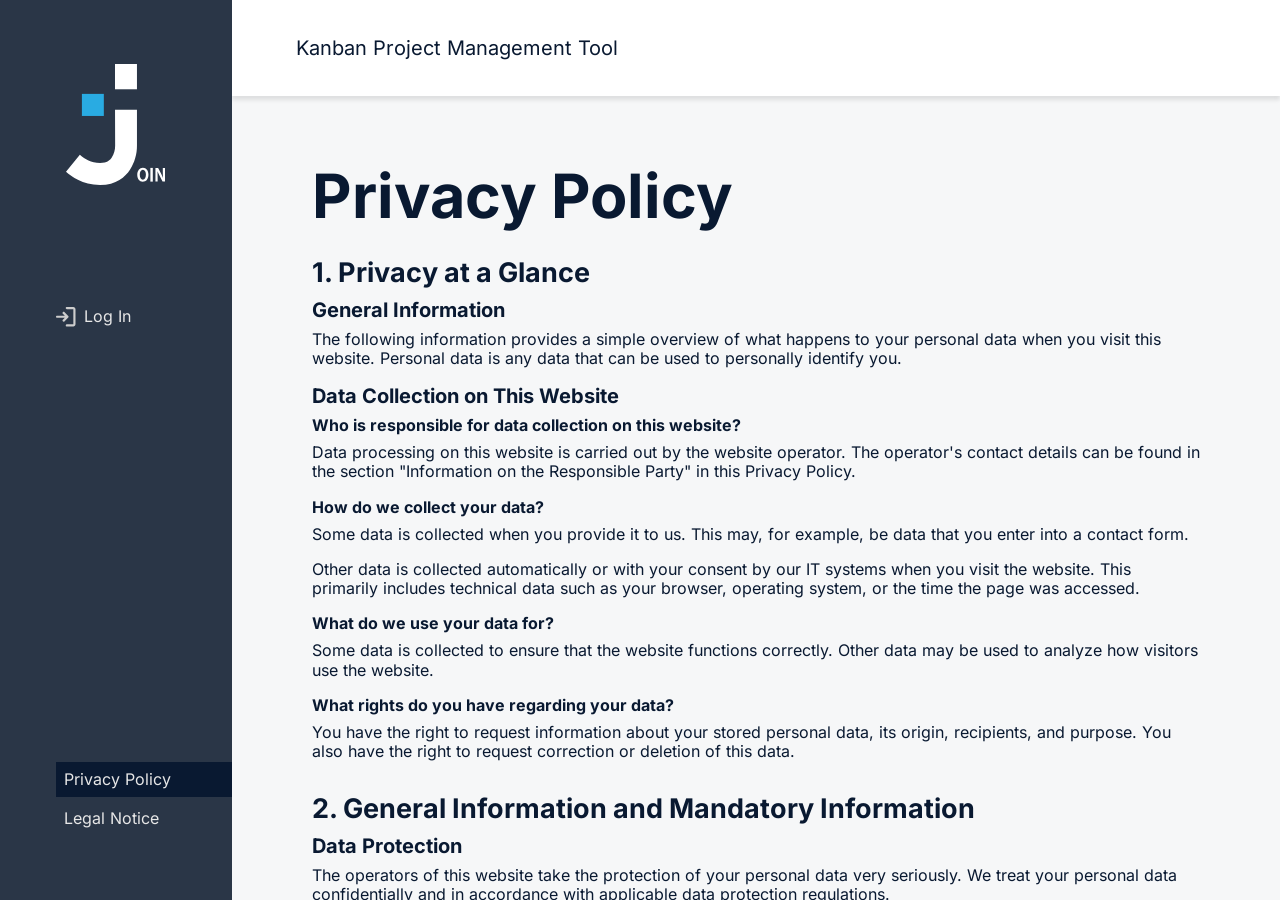
<file: pages/privacyPolicyPreLogin.html>
<!doctype html>
<html lang="en">
  <head>
    <meta charset="UTF-8" />
    <meta name="viewport" content="width=device-width, initial-scale=1.0" />

    <title>Privacy Policy</title>

    <link rel="stylesheet" href="../styles/colors.css" />
    <link rel="stylesheet" href="../styles/fonts.css" />
    <link rel="stylesheet" href="../styles/standard.css" />
    <link rel="stylesheet" href="../styles/standardClasses.css" />
    <link rel="stylesheet" href="../styles/information.css" />
    <link rel="stylesheet" href="../styles/informationResponsive.css" />

    <link
      rel="shortcut icon"
      href="../assets/img/general/logoFavicon.svg"
      type="image/x-icon"
    />
  </head>

  <body class="prelogin_page">
    <aside class="desktop">
      <img src="../assets/img/general/joinLogo.svg" alt="Logo of Join" />

      <article>
        <section class="menu">
          <a class="another_page" href="../index.html">
            <img src="../assets/img/aside/login.svg" alt="Log In Icon" />
            <p>Log In</p>
          </a>
        </section>

        <section class="legal_necessities">
          <a
            class="current_page policies"
            href="../pages/privacyPolicyPreLogin.html"
          >
            <p>Privacy Policy</p>
          </a>

          <a
            class="another_page policies"
            href="../pages/legalNoticePreLogin.html"
          >
            <p>Legal Notice</p>
          </a>
        </section>
      </article>
    </aside>

    <main class="Information_Content">
      <header class="prelogin_header">
        <img
          class="prelogin_mobile_logo"
          src="../assets/img/general/logoFavicon.svg"
          alt="Join Logo"
        />

        <p>Kanban Project Management Tool</p>
      </header>

      <div class="Information_Text">
        <div class="information_title_row">
          <h1>Privacy Policy</h1>

          <button
            class="back_button"
            type="button"
            onclick="history.back()"
            aria-label="Go back"
          >
            <img
              src="../assets/img/general/arrow.svg"
              alt="Go back"
            />
          </button>
        </div>

        <section class="Privacy_Section">
          <h2>1. Privacy at a Glance</h2>

          <h3>General Information</h3>

          <p>
            The following information provides a simple overview of what happens
            to your personal data when you visit this website. Personal data is
            any data that can be used to personally identify you.
          </p>

          <h3>Data Collection on This Website</h3>

          <h4>Who is responsible for data collection on this website?</h4>

          <p>
            Data processing on this website is carried out by the website
            operator. The operator's contact details can be found in the section
            "Information on the Responsible Party" in this Privacy Policy.
          </p>

          <h4>How do we collect your data?</h4>

          <p>
            Some data is collected when you provide it to us. This may, for
            example, be data that you enter into a contact form.
          </p>

          <p>
            Other data is collected automatically or with your consent by our IT
            systems when you visit the website. This primarily includes
            technical data such as your browser, operating system, or the time
            the page was accessed.
          </p>

          <h4>What do we use your data for?</h4>

          <p>
            Some data is collected to ensure that the website functions
            correctly. Other data may be used to analyze how visitors use the
            website.
          </p>

          <h4>What rights do you have regarding your data?</h4>

          <p>
            You have the right to request information about your stored personal
            data, its origin, recipients, and purpose. You also have the right
            to request correction or deletion of this data.
          </p>
        </section>

        <section class="Privacy_Section">
          <h2>2. General Information and Mandatory Information</h2>

          <h3>Data Protection</h3>

          <p>
            The operators of this website take the protection of your personal
            data very seriously. We treat your personal data confidentially and
            in accordance with applicable data protection regulations.
          </p>

          <p>
            When you use this website, various personal data may be collected.
            This Privacy Policy explains what data we collect, how we use it,
            and for what purpose.
          </p>

          <h3>Information on the Responsible Party</h3>

          <p>
            The responsible party for data processing on this website is:
          </p>

          <p>
            Example Company<br />
            Musterweg 10<br />
            90210 Musterstadt
          </p>

          <p>
            Phone: +49 (0) 123 44 55 66<br />
            Email:
            <a href="mailto:info@beispielfirma.de">
              info@beispielfirma.de
            </a>
          </p>

          <h3>Storage Duration</h3>

          <p>
            Unless a more specific storage period has been specified, your
            personal data will remain stored until the purpose for processing
            the data no longer applies.
          </p>

          <h3>Revocation of Your Consent to Data Processing</h3>

          <p>
            Many data processing operations are only possible with your explicit
            consent. You may revoke consent that you have already given at any
            time.
          </p>

          <h3>Right to Lodge a Complaint</h3>

          <p>
            In the event of violations of applicable data protection law,
            affected persons have the right to lodge a complaint with the
            responsible supervisory authority.
          </p>

          <h3>Information, Correction and Deletion</h3>

          <p>
            You have the right to receive information about your stored personal
            data and, where applicable, the right to request correction or
            deletion of this data.
          </p>

          <h3>SSL or TLS Encryption</h3>

          <p>
            This website uses SSL or TLS encryption for security reasons and to
            protect the transmission of confidential content.
          </p>
        </section>

        <section class="Privacy_Section">
          <h2>3. Data Collection on This Website</h2>

          <h3>Contact Form</h3>

          <p>
            If you contact us via a contact form, the information you provide,
            including your contact details, will be stored for the purpose of
            processing your request and any follow-up questions.
          </p>

          <p>This data will not be shared without your consent.</p>
        </section>

        <section class="Privacy_Section">
          <h2>4. Plugins and Tools</h2>

          <h3>Google Fonts (Local Hosting)</h3>

          <p>
            This website uses Google Fonts to ensure consistent font display.
            The Google Fonts are installed locally. No connection to Google's
            servers is established.
          </p>

          <p>
            Source:
            <a
              href="https://www.e-recht24.de/"
              target="_blank"
              rel="noopener noreferrer"
            >
              e-recht24.de
            </a>
          </p>
        </section>
      </div>
    </main>

    <footer class="prelogin_footer mobile">
      <a class="prelogin_footer_link" href="../index.html">
        <img src="../assets/img/aside/login.svg" alt="Log In Icon" />
        <p>Log In</p>
      </a>

      <a
        class="prelogin_footer_link prelogin_footer_current"
        href="../pages/privacyPolicyPreLogin.html"
      >
        <p>Privacy Policy</p>
      </a>

      <a
        class="prelogin_footer_link"
        href="../pages/legalNoticePreLogin.html"
      >
        <p>Legal Notice</p>
      </a>
    </footer>
  </body>
</html>
</file>
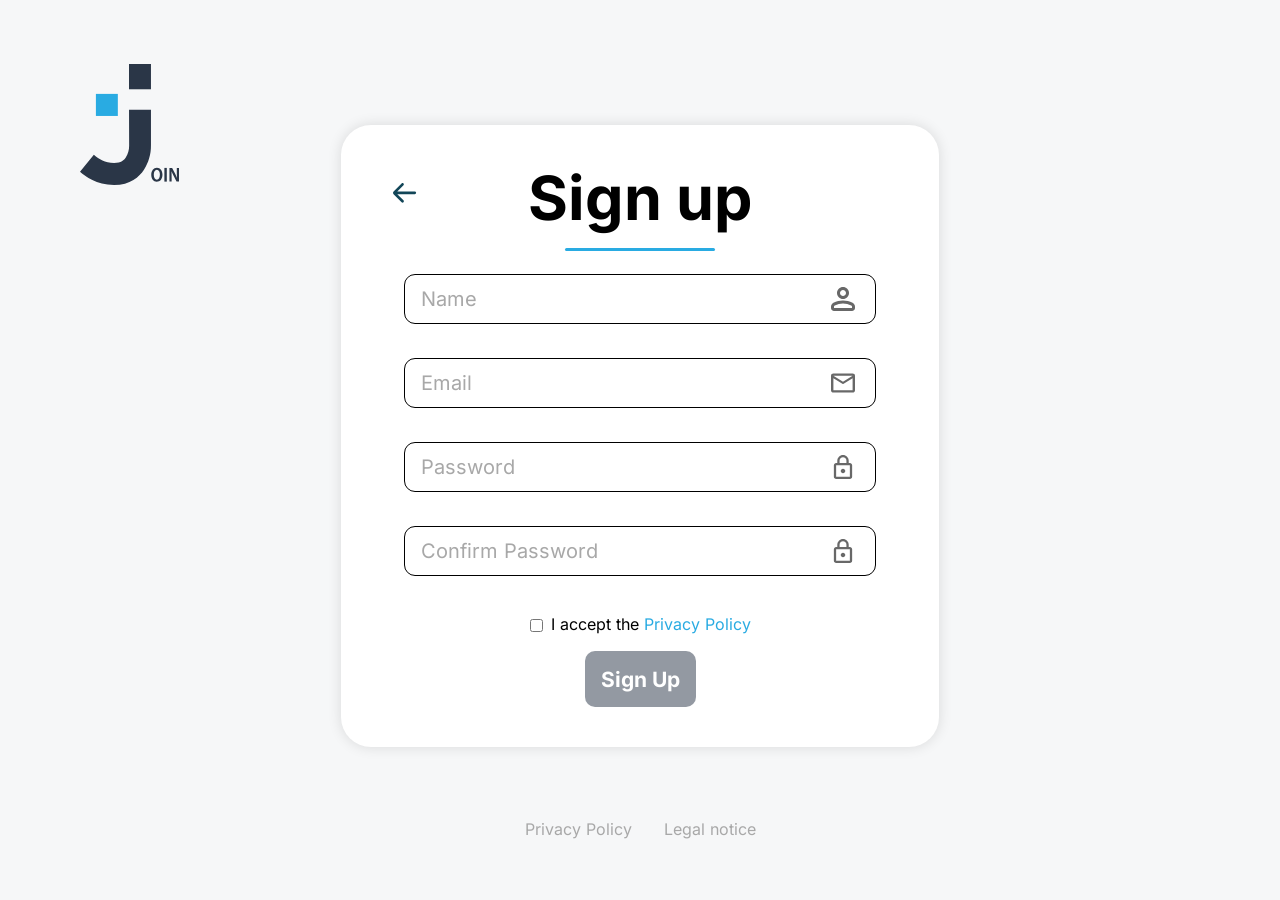
<file: pages/signUp.html>
<!doctype html>
<html lang="en">
  <head>
    <meta charset="UTF-8" />
    <meta name="viewport" content="width=device-width, initial-scale=1.0" />
    <title>Sign Up</title>
    <link rel="stylesheet" href="../styles/colors.css" />
    <link rel="stylesheet" href="../styles/fonts.css" />
    <link rel="stylesheet" href="../styles/standard.css" />
    <link rel="stylesheet" href="../styles/standardClasses.css" />
    <link rel="stylesheet" href="../styles/signUp.css" />
    <link rel="stylesheet" href="../style.css" />
    <link rel="stylesheet" href="../styles/signUpResponsive.css" />
    <script src="../scripts/signup.js"></script>
    <link
      rel="shortcut icon"
      href="../assets/img/general/logoFavicon.svg"
      type="image/x-icon"
    />
  </head>
  <body onload="initSignUp()">
    <div class="page_shell">
      <img
        class="signup_page_logo"
        src="../assets/img/general/logoFavicon.svg"
        alt="Logo of Join"
      />
      <main class="main_content content_limit signup_content">
        <div class="SignUp_Container">
          <button
            class="back_button"
            onclick="window.location.href = '../index.html'"
          >
            <img src="../assets/img/general/arrow.svg" alt="Back Button" />
          </button>
          <div class="title_block">
            <h1>Sign up</h1>
            <div class="title_underline"></div>
          </div>
          <form class="signUpForm" novalidate>
            <div class="form_group">
              <div class="input_wrap">
                <img
                  src="../assets/img/login/person.svg"
                  alt="Person Icon"
                  class="field_icon"
                />
                <label for="username" class="sr_only">Username</label>
                <input
                  type="text"
                  id="username"
                  name="username"
                  placeholder="Name"
                  required
                />
              </div>
              <div class="error_message" id="usernameError"></div>
            </div>
            <div class="form_group">
              <div class="input_wrap">
                <img
                  src="../assets/img/login/mail.svg"
                  alt="Email Icon"
                  class="field_icon"
                />
                <label for="email" class="sr_only">Email</label>
                <input
                  type="email"
                  id="email"
                  name="email"
                  placeholder="Email"
                  required
                />
              </div>
              <div class="error_message" id="emailError"></div>
            </div>
            <div class="form_group">
              <div class="input_wrap">
                <img
                  src="../assets/img/login/lock.svg"
                  alt="Password Icon"
                  class="field_icon"
                />
                <label for="password" class="sr_only">Password</label>
                <input
                  type="password"
                  id="password"
                  name="password"
                  placeholder="Password"
                  required
                />
              </div>
              <div class="error_message" id="passwordError"></div>
            </div>
            <div class="form_group confirm_password">
              <div class="input_wrap">
                <img
                  src="../assets/img/login/lock.svg"
                  alt="Confirm Password Icon"
                  class="field_icon"
                />
                <label for="confirmPassword" class="sr_only"
                  >Confirm Password</label
                >
                <input
                  type="password"
                  id="confirmPassword"
                  name="confirmPassword"
                  placeholder="Confirm Password"
                  required
                />
              </div>
              <div class="error_message" id="confirmPasswordError"></div>
            </div>
            <div class="checkbox_Group">
              <input
                type="checkbox"
                id="acceptPrivacy"
                name="acceptPrivacy"
                required
              />
              <label for="acceptPrivacy"
                >I accept the
                <a href="../pages/privacyPolicyPreLogin.html" target="_blank"
                  >Privacy Policy</a
                ></label
              >
              <br /><br />
            </div>
            <button
              type="submit"
              class="highlighted_button"
              id="signUpButton"
              disabled
            >
              Sign Up
            </button>
          </form>
        </div>
      </main>
      <div class="overlay" id="successOverlay" hidden>
        <div class="overlay_box">
          <p>You Signed Up successfully</p>
        </div>
      </div>
      <footer class="footer">
        <a href="../pages/privacyPolicyPreLogin.html">Privacy Policy</a>
        <a href="../pages/legalNoticePreLogin.html">Legal notice</a>
      </footer>
    </div>
  </body>
</html>
</file>
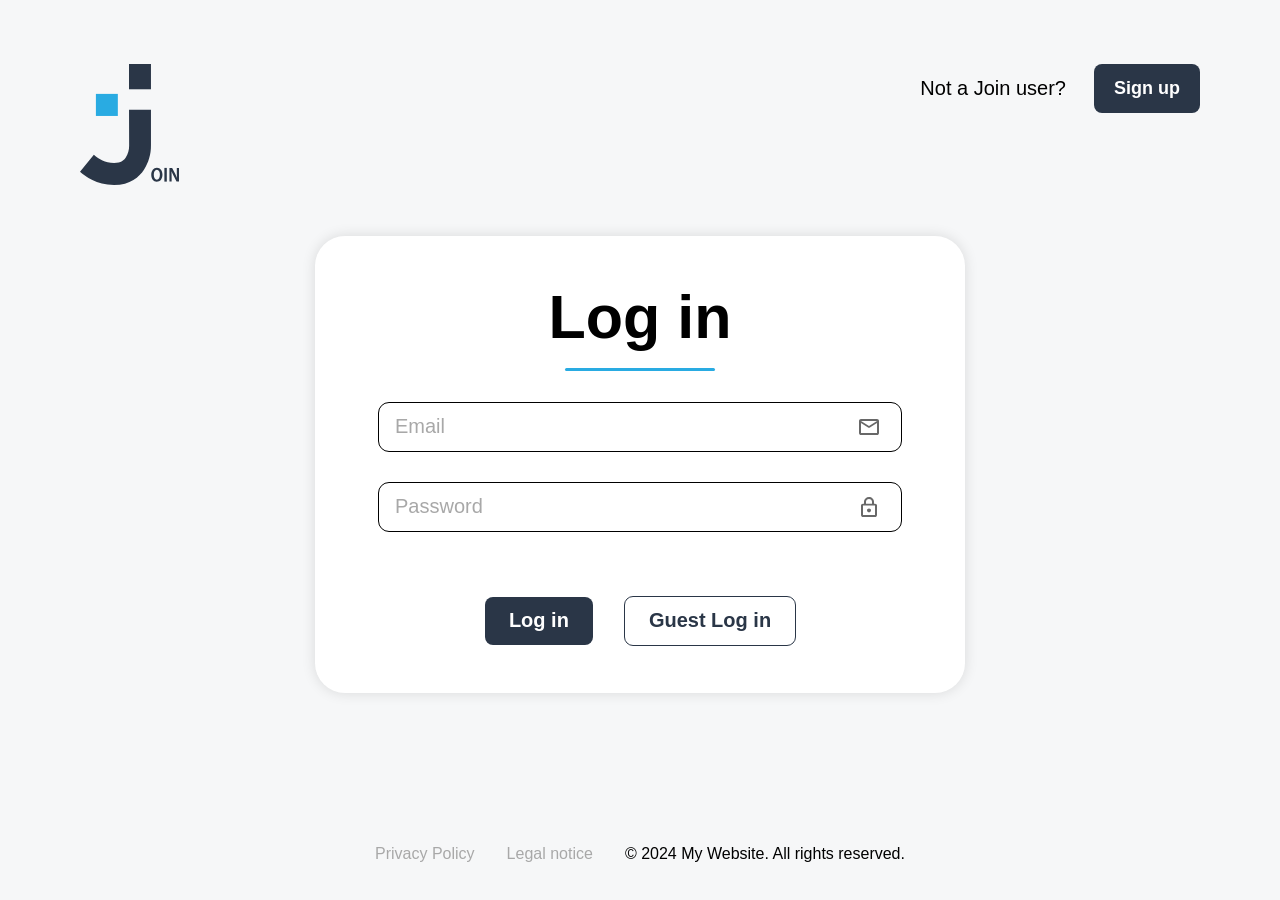
<file: pages/summary.html>
<!doctype html>
<html lang="en">
  <head>
    <meta charset="UTF-8" />

    <meta
      name="viewport"
      content="width=device-width, initial-scale=1.0"
    />

    <title>Summary</title>

    <link rel="stylesheet" href="../styles/colors.css" />
    <link rel="stylesheet" href="../styles/fonts.css" />
    <link rel="stylesheet" href="../styles/standard.css" />
    <link rel="stylesheet" href="../styles/standardClasses.css" />
    <link rel="stylesheet" href="../styles/summary.css" />
    <link rel="stylesheet" href="../styles/summaryResponsive.css" />

    <script src="../scripts/standard.js" defer></script>
    <script src="../scripts/summary.js" defer></script>

    <link
      rel="shortcut icon"
      href="../assets/img/general/logoFavicon.svg"
      type="image/x-icon"
    />
  </head>

  <body onload="initSummary()">
    <aside class="desktop">
      <a class="logo" href="summary.html"><img src="../assets/img/general/joinLogo.svg" alt="Logo of Join" /></a>

      <article>
        <section class="menu">
          <a
            class="current_page"
            href="../pages/summary.html"
          >
            <img
              src="../assets/img/aside/summaryValidate.svg"
              alt="Summary Icon"
            />
            <p>Summary</p>
          </a>

          <a
            class="another_page"
            href="../pages/addTask.html"
          >
            <img
              src="../assets/img/aside/addTask.svg"
              alt="Task Icon"
            />
            <p>Add Task</p>
          </a>

          <a
            class="another_page"
            href="../pages/board.html"
          >
            <img
              src="../assets/img/aside/board.svg"
              alt="Board Icon"
            />
            <p>Board</p>
          </a>

          <a
            class="another_page"
            href="../pages/contacts.html"
          >
            <img
              src="../assets/img/aside/contacts.svg"
              alt="Contacts Icon"
            />
            <p>Contacts</p>
          </a>
        </section>

        <section class="legal_necessities">
          <a
            class="policies"
            href="../pages/privacyPolicy.html"
          >
            <p>Privacy Policy</p>
          </a>

          <a
            class="policies"
            href="../pages/legalNotice.html"
          >
            <p>Legal Notice</p>
          </a>
        </section>
      </article>
    </aside>

    <article class="main_content">
      <header>
        <img
          class="mobile_header_logo"
          src="../assets/img/general/logoFavicon.svg"
          alt="Join Logo"
        />

        <p>Kanban Project Management Tool</p>

        <section class="header_right">
          <a href="../pages/help.html">
            <img
              src="../assets/img/general/help.svg"
              alt="Help Button"
            />
          </a>

          <section>
            <button
              class="profile_icon"
              type="button"
              onclick="openDialog('nav')"
              aria-label="Open profile menu"
            >
              <p id="userInitial"></p>
            </button>

            <dialog
              class="navigation"
              id="nav"
              onclick="closeDialog('nav')"
            >
              <div
                class="subnavigation"
                onclick="stopPropagation(event)"
              >
                <a
                  class="mobile"
                  href="../pages/help.html"
                >
                  Help
                </a>

                <a href="../pages/legalNotice.html">
                  Legal Notice
                </a>

                <a href="../pages/privacyPolicy.html">
                  Privacy Policy
                </a>

                <a
                  href="../index.html"
                  onclick="handleLogout(event)"
                >
                  Log out
                </a>
              </div>
            </dialog>
          </section>
        </section>
      </header>

      <main>
        <section
          class="mobile_greeting"
          id="mobileGreeting"
        >
          <div class="mobile_greeting_content">
            <p id="mobileGreetingText"></p>
            <p id="mobileGreetingName"></p>
          </div>
        </section>

        <section
          class="summary_page"
          id="summaryPage"
        >
          <div class="summary_header">
            <h1>Join 360</h1>

            <div class="seperator_line"></div>

            <p>Key Metrics at a Glance</p>
          </div>

          <div class="summary_content">
            <section class="summary_tiles">
              <div class="summary_top_row">
                <div
                  class="summary_tile summary_tile_small"
                  role="button"
                  tabindex="0"
                >
                  <div class="summary_icon summary_icon_dark">
                    <img
                      src="../assets/img/general/pen.svg"
                      alt=""
                    />
                  </div>

                  <div class="summary_tile_text">
                    <p
                      class="summary_number"
                      id="todoCount"
                    >
                      0
                    </p>

                    <p class="summary_label">
                      To-do
                    </p>
                  </div>
                </div>

                <div
                  class="summary_tile summary_tile_small"
                  role="button"
                  tabindex="0"
                >
                  <div class="summary_icon summary_icon_dark">
                    <img
                      src="../assets/img/general/check.svg"
                      alt=""
                    />
                  </div>

                  <div class="summary_tile_text">
                    <p
                      class="summary_number"
                      id="doneCount"
                    >
                      0
                    </p>

                    <p class="summary_label">
                      Done
                    </p>
                  </div>
                </div>
              </div>

              <div
                class="summary_tile summary_tile_wide"
                role="button"
                tabindex="0"
              >
                <div class="summary_urgent">
                  <div class="summary_icon summary_icon_urgent">
                    <img
                      src="../assets/img/task/urgentValidate.svg"
                      alt=""
                    />
                  </div>

                  <div class="summary_tile_text">
                    <p
                      class="summary_number"
                      id="urgentCount"
                    >
                      0
                    </p>

                    <p class="summary_label">
                      Urgent
                    </p>
                  </div>
                </div>

                <div class="summary_divider"></div>

                <div class="summary_deadline">
                  <p
                    class="summary_date"
                    id="upcomingDeadline"
                  >
                    No upcoming due dates
                  </p>

                  <p class="summary_label">
                    Upcoming Deadline
                  </p>
                </div>
              </div>

              <div class="summary_bottom_row">
                <div
                  class="summary_tile summary_tile_medium"
                  role="button"
                  tabindex="0"
                >
                  <p
                    class="summary_number"
                    id="tasksInBoardCount"
                  >
                    0
                  </p>

                  <p class="summary_label">
                    Tasks in Board
                  </p>
                </div>

                <div
                  class="summary_tile summary_tile_medium"
                  role="button"
                  tabindex="0"
                >
                  <p
                    class="summary_number"
                    id="tasksInProgressCount"
                  >
                    0
                  </p>

                  <p class="summary_label">
                    Tasks In Progress
                  </p>
                </div>

                <div
                  class="summary_tile summary_tile_medium"
                  role="button"
                  tabindex="0"
                >
                  <p
                    class="summary_number"
                    id="awaitingFeedbackCount"
                  >
                    0
                  </p>

                  <p class="summary_label">
                    Awaiting Feedback
                  </p>
                </div>
              </div>
            </section>

            <section class="greeting_section">
              <p id="greeting"></p>
              <p id="greetingName"></p>
            </section>
          </div>
        </section>
      </main>
    </article>

    <footer class="mobile">
      <section>
        <a
          class="current_page"
          href="../pages/summary.html"
        >
          <img
            src="../assets/img/aside/summaryValidate.svg"
            alt="Summary Icon"
          />
          <p>Summary</p>
        </a>
      </section>

      <section>
        <a
          class="another_page"
          href="../pages/addTask.html"
        >
          <img
            src="../assets/img/aside/addTask.svg"
            alt="Add Task Icon"
          />
          <p>Add Task</p>
        </a>
      </section>

      <section>
        <a
          class="another_page"
          href="../pages/board.html"
        >
          <img
            src="../assets/img/aside/board.svg"
            alt="Board Icon"
          />
          <p>Board</p>
        </a>
      </section>

      <section>
        <a
          class="another_page"
          href="../pages/contacts.html"
        >
          <img
            src="../assets/img/aside/contacts.svg"
            alt="Contacts Icon"
          />
          <p>Contacts</p>
        </a>
      </section>
    </footer>
  </body>
</html>
</file>
<file: style.css>
* {
    box-sizing: border-box;
    margin: 0;
    padding: 0;
}

html,

body {
    min-height: 100vh;
    font-family: Arial, Helvetica, sans-serif;
    background-color: #f6f7f8;
    color: #000000;
}

.page_shell {
    min-height: 100vh;
    display: flex;
    flex-direction: column;
}

.content_limit {
    width: 100%;
    max-width: 1440px;
    margin: 0 auto;
    padding: 100px;
}

.site_header {
    /* min-height: 190px; */
    padding: 64px 80px 24px;
    display: flex;
    justify-content: space-between;
    align-items: flex-start;
}

.logo_slot {
    width: 110px;
    height: 120px;
}

.signup_area {
    display: flex;
    align-items: center;
    gap: 28px;
    margin-left: auto;
}

.signup_area span {
    font-size: 20px;
}

.button {
    border: unset;
    font-family: inherit;
    cursor: pointer;
}

.button__primary {
    padding: 14px 20px;
    border-radius: 8px;
    background-color: #2a3647;
    color: #ffffff;
    font-size: 18px;
    font-weight: 700;
}

.button__primary:hover {
    background-color: #29abe2;
}

.main_content {
    flex: 1;
    padding: 32px 80px 60px;
    display: flex;
    justify-content: center;
    align-items: center;
}

.login_card {
    width: 100%;
    max-width: 650px;
    padding: 48px 64px;
    border-radius: 30px;
    background-color: #ffffff;
    box-shadow: 0 0 14px rgba(0, 0, 0, 0.12);
}

.title_block {
    text-align: center;
    margin-bottom: 32px;
}

.title_block h1 {
    font-size: 61px;
    line-height: 1.1;
    font-weight: 700;
}

.title_underline {
    width: 150px;
    height: 3px;
    margin: 16px auto 0;
    border-radius: 3px;
    background-color: #29abe2;
}

form {
    display: flex;
    flex-direction: column;
    gap: 8px;
}

.form_group {
    width: 100%;
}

.sr_only {
    position: absolute;
    width: 1px;
    height: 1px;
    padding: 0;
    margin: -1px;
    overflow: hidden;
    white-space: nowrap;
    border: 0;
    clip: rect(0, 0, 0, 0);
}

.input_wrap {
    position: relative;
    width: 100%;
}

.input_wrap input {
    width: 100%;
    height: 48px;
    padding: 0 50px 0 16px;
    border: unset;
    border-radius: 10px;
    outline: 1px solid black;
    background-color: #ffffff;
    color: #000000;
    font-family: inherit;
    font-size: 20px;
}

.input_wrap input::placeholder {
    color: #a8a8a8;
}

.input_wrap input:focus {
    outline: 1px solid #29abe2;
}

.field_icon {
  position: absolute;
  top: 50%;
  right: 20px;
  display: flex;
  justify-content: center;
  align-items: center;
  width: 24px;
  height: 24px;
  transform: translateY(-50%);
  pointer-events: none;
}

.field_icon img {
  display: block;
  width: 20px;
  height: 20px;
  object-fit: contain;
}

.field_icon svg {
    width: 20px;
    height: 20px;
    display: block;
}

.error_message {
    min-height: 18px;
    margin-top: 6px;
    color: #ff001f;
    font-size: 14px;
}

.form_status {
    min-height: 18px;
    text-align: center;
    font-size: 14px;
}

.form_actions {
    display: flex;
    justify-content: center;
    gap: 32px;
    margin-top: 8px;
}

.form_actions .button {
    min-height: 48px;
    padding: 12px 24px;
    border-radius: 8px;
    font-size: 20px;
    font-weight: 700;
}

.button__secondary {
    border: unset;
    outline: 1px solid #2a3647;
    background-color: #ffffff;
    color: #2a3647;
}

.button__secondary:hover {
    outline-color: #29abe2;
    color: #29abe2;
}

.footer {
    width: 100%;
    min-height: 80px;
    padding: 20px 24px 32px;
    display: flex;
    justify-content: center;
    align-items: center;
    gap: 32px;
}

.footer a {
    color: #a8a8a8;
    text-decoration: none;
    font-size: 16px;
}

.footer a:hover {
    color: #29abe2;
}

/* Logo Animation */

.signup_logo {
  position: fixed;
  top: 64px;
  left: 80px;
  width: 100px;
  z-index: 100;
  animation: Logo_Intro 2200ms ease-in-out forwards;
}

@keyframes Logo_Intro {
  0% {
    top: 50%;
    left: 50%;
    transform: translate(-50%, -50%) scale(1.6);
  }

  55% {
    top: 50%;
    left: 50%;
    transform: translate(-50%, -50%) scale(1.6);
  }

  100% {
    top: 64px;
    left: max(calc(50% - 720px + 80px), 80px);
    transform: translate(0, 0) scale(1);
  }
}

/* Login Animation */

.login_fade {
  opacity: 0;
  animation: Login_Fade_In 500ms ease-out 1800ms forwards;
}

@keyframes Login_Fade_In {
  from {
    opacity: 0;
  }

  to {
    opacity: 1;
  }
}

@media (orientation: landscape) and (max-width: 900px) {
  body > * {
    display: none !important;
  }

  body::before {
    content: "Please rotate your device to portrait mode.";
    display: flex;
    justify-content: center;
    align-items: center;
    position: fixed;
    top: 0;
    left: 0;
    width: 100%;
    height: 100%;
    padding: 24px;
    font-size: 20px;
    text-align: center;
    background-color: #f6f7f8;
  }
}
</file>
<file: styles/colors.css>
:root {
  --bg_color: rgb(246, 247, 248);
  --main_color: rgb(42, 54, 71);
  --menu_color: rgb(231, 231, 231);
  --border_color: rgb(104, 104, 104);
  --validate_color: rgb(9, 25, 49);
  --profile_hover: rgba(12, 46, 98, 0.12);
  --subnav_color: rgb(205, 205, 205);
  --button_hover: rgb(18, 70, 88);
  --add_hover: rgb(41, 171, 226);
  --button_shadow: rgba(0, 0, 0, 0.4);
  --button_shadow_hover: rgba(0, 0, 0, 0.25);
  --board_card_shadow: rgba(0, 0, 0, 0.08);
  --urgent_color: rgb(255, 61, 0);
  --medium_color: rgb(255, 168, 0);
  --low_color: rgb(122, 226, 41);
  --contact_color_1: rgb(255, 122, 0);
  --contact_color_2: rgb(255, 94, 179);
  --contact_color_3: rgb(110, 82, 255);
  --contact_color_4: rgb(147, 39, 255);
  --contact_color_5: rgb(0, 190, 232);
  --contact_color_6: rgb(31, 215, 193);
  --contact_color_7: rgb(255, 116, 94);
  --contact_color_8: rgb(255, 163, 94);
  --contact_color_9: rgb(252, 113, 255);
  --contact_color_10: rgb(255, 199, 1);
  --contact_color_11: rgb(0, 56, 255);
  --contact_color_12: rgb(195, 255, 43);
  --contact_color_13: rgb(255, 230, 43);
  --contact_color_14: rgb(255, 70, 70);
  --contact_color_15: rgb(255, 187, 43);
}
</file>
<file: styles/loginResponsive.css>
/* Mobile Login */
/* Desktop beginnt ab 1024px */

@media screen and (max-width: 1023px) {
  body {
    min-width: 0;
    overflow-x: hidden;
  }

  .page_shell {
    position: relative;
    width: 100%;
    min-height: 100dvh;
    overflow: hidden;
  }

  .content_limit {
    width: 100%;
    max-width: none;
  }

  /* Header */

  .site_header {
    position: relative;
    display: flex;
    justify-content: flex-start;
    align-items: flex-start;
    width: 100%;
    height: 110px;
    padding: 16px 24px;
  }

  /* Logo nach der Animation */

  .signup_logo {
    position: fixed;
    top: 16px;
    left: 24px;
    z-index: 1001;
    width: 48px;
    height: 58px;
    object-fit: contain;
    animation: Mobile_Logo_Intro 1600ms ease-in-out forwards;
  }

  /* Login Bereich */

  .main_content {
    display: flex;
    justify-content: center;
    align-items: flex-start;
    width: 100%;
    min-height: auto;
    padding: 20px 16px 0;
  }

  .login_card {
    width: 100%;
    max-width: 396px;
    padding: 32px 24px;
    border-radius: 30px;
  }

  .title_block {
    margin-bottom: 24px;
  }

  .title_block h1 {
    font-size: 47px;
  }

  .title_underline {
    width: 88px;
  }

  form {
    width: 100%;
  }

  .form_group {
    width: 100%;
  }

  .input_wrap {
    width: 100%;
  }

  .input_wrap input {
    width: 100%;
  }

  .form_actions {
    display: flex;
    flex-direction: column;
    align-items: center;
    gap: 16px;
    width: 100%;
  }

  .form_actions .button {
    width: auto;
    min-width: 180px;
  }

  /* Sign-up unter Login Card */

  .signup_area {
    position: fixed;
    right: auto;
    top: auto;
    left: 50%;
    bottom: 140px;
    z-index: 10;
    display: flex;
    justify-content: center;
    align-items: center;
    gap: 24px;
    width: max-content;
    transform: translateX(-50%);
  }

  /* Footer */

  .footer {
    position: fixed;
    right: 0;
    bottom: 20px;
    left: 0;
    display: flex;
    justify-content: center;
    gap: 24px;
    width: 100%;
  }

  .footer p {
    display: none;
  }

  /* Inhalt erst nach Intro einblenden */

  .login_fade {
    opacity: 0;
    animation: Mobile_Login_Fade 400ms ease-out 1250ms forwards;
  }
}

/* Mobile Logo Intro */

@keyframes Mobile_Logo_Intro {
  0% {
    top: 50%;
    left: 50%;
    width: 100px;
    height: 122px;
    transform: translate(-50%, -50%);
    filter: brightness(0) invert(1);
  }

  55% {
    top: 50%;
    left: 50%;
    width: 100px;
    height: 122px;
    transform: translate(-50%, -50%);
    filter: brightness(0) invert(1);
  }

  100% {
    top: 16px;
    left: 24px;
    width: 48px;
    height: 58px;
    transform: translate(0, 0);
    filter: none;
  }
}

/* Dunkelblauer Intro-Hintergrund */

@media screen and (max-width: 1023px) {
  .page_shell::before {
    content: "";
    position: fixed;
    inset: 0;
    z-index: 1000;
    background-color: var(--main_color);
    pointer-events: none;
    animation: Mobile_Background_Fade 1600ms ease-in-out forwards;
  }
}

@keyframes Mobile_Background_Fade {
  0% {
    opacity: 1;
  }

  55% {
    opacity: 1;
  }

  100% {
    opacity: 0;
    visibility: hidden;
  }
}

@keyframes Mobile_Login_Fade {
  from {
    opacity: 0;
  }

  to {
    opacity: 1;
  }
}

/* Kleine Smartphones */

@media screen and (max-width: 480px) {
  .site_header {
    height: 96px;
    padding: 16px;
  }

  .signup_logo {
    top: 16px;
    left: 16px;
    width: 40px;
    height: 48px;
  }

  .main_content {
    padding: 12px 16px 0;
  }

  .login_card {
    max-width: 396px;
    padding: 28px 20px;
  }

  .title_block h1 {
    font-size: 40px;
  }

  .signup_area {
    bottom: 80px;
    gap: 16px;
  }

  .signup_area span {
    font-size: 16px;
  }

  .form_status {
    display: none;
  }

  .footer {
    bottom: 0px;
  }
}
</file>
<file: styles/fonts.css>
@font-face {
  font-display: swap; /* Check https://developer.mozilla.org/en-US/docs/Web/CSS/@font-face/font-display for other options. */
  font-family: "Inter";
  font-style: normal;
  font-weight: 400;
  src: url("../assets/fonts/inter-v20-latin-regular.woff2") format("woff2"); /* Chrome 36+, Opera 23+, Firefox 39+, Safari 12+, iOS 10+ */
}
/* inter-500 - latin */
@font-face {
  font-display: swap; /* Check https://developer.mozilla.org/en-US/docs/Web/CSS/@font-face/font-display for other options. */
  font-family: "Inter";
  font-style: normal;
  font-weight: 500;
  src: url("../assets/fonts/inter-v20-latin-500.woff2") format("woff2"); /* Chrome 36+, Opera 23+, Firefox 39+, Safari 12+, iOS 10+ */
}
/* inter-600 - latin */
@font-face {
  font-display: swap; /* Check https://developer.mozilla.org/en-US/docs/Web/CSS/@font-face/font-display for other options. */
  font-family: "Inter";
  font-style: normal;
  font-weight: 600;
  src: url("../assets/fonts/inter-v20-latin-600.woff2") format("woff2"); /* Chrome 36+, Opera 23+, Firefox 39+, Safari 12+, iOS 10+ */
}
/* inter-700 - latin */
@font-face {
  font-display: swap; /* Check https://developer.mozilla.org/en-US/docs/Web/CSS/@font-face/font-display for other options. */
  font-family: "Inter";
  font-style: normal;
  font-weight: 700;
  src: url("../assets/fonts/inter-v20-latin-700.woff2") format("woff2"); /* Chrome 36+, Opera 23+, Firefox 39+, Safari 12+, iOS 10+ */
}
</file>
<file: styles/addTask.css>
/* Add Task */
.add_task_page {
  display: flex;
  flex-direction: column;
  align-items: flex-start;
  width: 100%;
  padding: 64px 96px;
}
.add_task_main,
.add_task_footer {
  max-width: 1440px;
}
.add_task_head {
  display: flex;
  justify-content: space-between;
  align-items: center;
  margin-bottom: 40px;
  width: 100%;
  max-width: 1000px;
}
.add_task_head h3 {
  font-size: 61px;
  font-weight: 700;
}

/* Main */
.add_task_main {
  display: flex;
  align-items: stretch;
  gap: 40px;
  width: 100%;
  max-width: 1000px;
  margin: 0;
  padding: 0;
}
.add_task_left,
.add_task_right {
  display: flex;
  flex-direction: column;
  flex: 1;
  min-width: 0;
  margin: 0;
  padding: 0;
}
.add_task_left {
  gap: 32px;
}
.add_task_right {
  gap: 24px;
}
.add_task_middle {
  flex: 0 0 1px;
  width: 1px;
  min-height: 424px;
  background-color: var(--subnav_color);
}
/* Inputs */
.add_task_input {
  display: flex;
  flex-direction: column;
  gap: 8px;
}
.add_task_input > p {
  font-size: 20px;
}
.add_task_input > p span {
  color: var(--urgent_color);
}
.input_areas {
  width: 100%;
  height: 48px;
  padding: 12px 16px;
  border: 1px solid var(--subnav_color);
  border-radius: 10px;
  background-color: white;
  font-size: 20px;
  outline: none;
}
.input_areas::placeholder,
.description::placeholder {
  color: var(--subnav_color);
}
.input_areas:focus,
.description:focus {
  border-color: var(--add_hover);
}
/* Description */
.description {
  width: 100%;
  height: 120px;
  padding: 16px;
  resize: none;
  border: 1px solid var(--subnav_color);
  border-radius: 10px;
  background-color: white;
  font-size: 20px;
  outline: none;
}
/* Priority */
.priority {
  display: flex;
  gap: 16px;
}
.priority > button {
  display: flex;
  justify-content: center;
  align-items: center;
  gap: 8px;
  flex: 1;
  height: 56px;
  padding: 16px 10px;
  border: none;
  border-radius: 10px;
  background-color: white;
  box-shadow: 0 0 4px var(--button_shadow_hover);
  font-size: 20px;
}
.priority > button:hover {
  box-shadow: 0 4px 4px var(--button_shadow_hover);
}
.priority > button img {
  width: 20px;
  height: 20px;
}
/* Dropdown */
.select_areas {
  position: relative;
  width: 100%;
}
.select_areas_toggle {
  display: flex;
  justify-content: space-between;
  align-items: center;
  width: 100%;
  height: 48px;
  padding: 0 16px;
  border: 1px solid var(--subnav_color);
  border-radius: 10px;
  background-color: white;
}
.select_areas_value {
  overflow: hidden;
  white-space: nowrap;
  text-overflow: ellipsis;
  color: black;
  font-size: 20px;
}
.select_areas_arrow {
  font-size: 18px;
  transition: transform 200ms ease;
  color: var(--main_color);
}
.select_areas.open .select_areas_arrow {
  transform: rotate(180deg);
}
.select_areas_menu {
  position: absolute;
  gap: 2px;
  left: 0;
  z-index: 5;
  display: none;
  width: 100%;
  max-height: 280px;
  overflow: auto;
  border-radius: 10px;
  background-color: white;
  box-shadow: 0 0 14px var(--profile_hover);
}
.assign {
  display: flex;
  justify-content: space-between;
  align-items: center;
  gap: 16px;
  font-size: 20px;
}
.select_contacts_option {
  width: 100%;
  padding: 8px 16px;
  border: none;
  background-color: white;
  text-align: left;
  font-size: 20px;
}
.select_contacts_option:hover {
  color: black;
  background-color: var(--menu_color);
}
.select_areas.open .select_areas_menu {
  display: flex;
  flex-direction: column;
}
.select_areas_option {
  width: 100%;
  padding: 12px 16px;
  border: none;
  background-color: white;
  text-align: left;
  font-size: 20px;
}
.select_areas_option:hover {
  background-color: var(--menu_color);
}
/* Assigned */
.assigned_user {
  display: flex;
  gap: 8px;
  margin-top: 8px;
}
.assigned_button {
  color: white;
  background-color: var(--main_color);
}
/* Subtasks */
.subtask_wrapper {
  position: relative;
  display: flex;
  align-items: center;
  width: 100%;
}
.subtask_wrapper .input_areas {
  padding-right: 88px;
}
.subtask_validating {
  position: absolute;
  right: 12px;
  display: flex;
  align-items: center;
  gap: 6px;
  opacity: 0;
  visibility: hidden;
  pointer-events: none;
}
.subtask_wrapper:focus-within .subtask_validating {
  opacity: 1;
  visibility: visible;
  pointer-events: auto;
}
.subtask_validating button {
  display: flex;
  justify-content: center;
  align-items: center;
  width: 24px;
  height: 24px;
  padding: 0;
  border: none;
  border-radius: 50%;
  background-color: transparent;
}
.subtask_validating button:hover {
  background-color: var(--menu_color);
}
.subtask_middle {
  width: 1px;
  height: 24px;
  background-color: var(--subnav_color);
  border: none;
}
.subtask_check img {
  width: 16px;
  height: 12px;
}
.subtasks_displayer {
  min-height: 80px;
}
.subtasks_list {
  display: flex;
  flex-direction: column;
  gap: 12px;
  padding: 0;
  list-style: none;
}
.subtasks_list li:hover {
  background-color: var(--menu_color);
}
.subtasks_list_item {
  display: flex;
  align-items: center;
  justify-content: space-between;
  min-height: 32px;
  padding: 4px 16px;
  border-radius: 10px;
}
.subtasks_list_item > div {
  display: flex;
  gap: 4px;
}
.subtask_icon {
  padding: 0px;
  width: 24px;
  height: 24px;
  background-color: transparent;
  border: none;
}
.subtask_icon > img {
  height: 18px;
}
.edit_wrapper {
  position: relative;
  display: inline-flex;
  align-items: center;
  justify-content: center;
  width: 100%;
  border-bottom: 1px solid var(--contact_color_11);
  background-color: white;
}
.edit_wrapper > div {
  display: flex;
  gap: 4px;
}
.edit {
  flex: 1;
  padding: 4px 16px;
  width: 100%;
  border: none;
  background-color: transparent;
}
.edit:focus {
  outline: none;
}
/* Footer */
.add_task_footer {
  display: flex;
  justify-content: space-between;
  align-items: flex-end;
  width: 100%;
  max-width: 1000px;
  margin-top: 32px;
}
.add_task_footer > p {
  font-size: 16px;
}
.add_task_footer > p span {
  color: var(--urgent_color);
}
.footer_buttons {
  display: flex;
  gap: 16px;
}
.cancel {
  display: flex;
  justify-content: center;
  align-items: center;
  gap: 8px;
  height: 56px;
  padding: 0 16px;
  border: 1px solid var(--main_color);
  border-radius: 10px;
  background-color: white;
  color: var(--main_color);
  font-size: 20px;
}
.cancel:hover {
  border-color: var(--add_hover);
  color: var(--add_hover);
  box-shadow: 0 4px 4px var(--button_shadow_hover);
}
.cancel img {
  width: 14px;
  height: 14px;
}
.add_task_footer .highlighted_button {
  display: flex;
  justify-content: center;
  align-items: center;
  gap: 8px;
}
.add_task_footer .highlighted_button img {
  width: 16px;
  height: 12px;
}
/* Priority active */
.priority_urgent_active {
  background-color: var(--urgent_color) !important;
  color: white;
}
.priority_medium_active {
  background-color: var(--medium_color) !important;
  color: white;
}
.priority_low_active {
  background-color: var(--low_color) !important;
  color: white;
}
.priority_urgent_active img,
.priority_medium_active img,
.priority_low_active img {
  filter: brightness(0) invert(1);
}
/* Task message */
.task_message {
  position: fixed;
  left: 50%;
  bottom: -100px;
  transform: translateX(-50%);
  padding: 20px 28px;
  border-radius: 20px;
  background-color: var(--main_color);
  color: white;
  font-size: 20px;
  opacity: 0;
  transition: all 250ms ease;
  z-index: 1000;
}
.task_message_show {
  bottom: 50px;
  opacity: 1;
}
</file>
<file: styles/addTaskResponsive.css>
.mobile {
  display: none;
}

.mobile_header_logo {
  display: none;
}

/* Mobile */

@media screen and (max-width: 1023px) {
  body > aside.desktop {
    display: none !important;
  }

  .desktop {
    display: none;
  }

  .mobile {
    display: flex;
  }

  body {
    overflow: auto;
  }

  .main_content {
    display: flex;
    flex-direction: column;
    width: 100%;
    min-width: 0;
    min-height: 100dvh;
    overflow: visible;
  }

  header {
    position: sticky;
    top: 0;
    z-index: 100;
    height: 80px;
    padding: 12px 16px;
    background-color: white;
  }

  header > p {
    display: none;
  }

  .mobile_header_logo {
    display: block;
    width: 40px;
    height: 48px;
    object-fit: contain;
  }

  .header_right {
    padding: 0;
  }

  .header_right > a {
    display: none;
  }

  .header_right > section,
  .profile_icon {
    width: 40px;
    height: 40px;
  }

  .profile_icon {
    border: 2px solid var(--main_color);
  }

  .profile_icon > p {
    font-size: 20px;
  }

  .navigation {
    top: 80px;
  }

  .add_task_page {
    width: 100%;
    max-width: none;
    padding: 32px 16px 140px;
  }

  .add_task_head {
    width: 100%;
    margin-bottom: 32px;
  }

  .add_task_head h3 {
    font-size: 47px;
  }

  .add_task_main {
    display: flex;
    flex-direction: column;
    gap: 24px;
    width: 100%;
    max-width: none;
  }

  .add_task_left,
  .add_task_right {
    width: 100%;
    min-width: 0;
    gap: 24px;
  }

  .add_task_middle {
    display: none;
  }

  .add_task_input {
    width: 100%;
  }

  .add_task_input > p {
    font-size: 16px;
  }

  .input_areas,
  .select_areas_toggle {
    width: 100%;
    height: 48px;
    font-size: 16px;
  }

  .input_areas,
  .description,
  .select_areas_value {
    font-size: 16px;
  }

  .description {
    width: 100%;
    height: 104px;
  }

  .priority {
    display: flex;
    gap: 12px;
    width: 100%;
  }

  .priority > button {
    flex: 1;
    height: 48px;
    padding: 12px 8px;
    font-size: 16px;
  }

  .priority > button img {
    width: 18px;
    height: 18px;
  }

  .select_areas,
  .select_areas_menu,
  .subtask_wrapper {
    width: 100%;
  }

  .subtasks_displayer {
    min-height: 0;
  }

  .add_task_footer {
    display: flex;
    justify-content: flex-end;
    align-items: center;
    width: 100%;
    max-width: none;
    margin-top: 32px;
    margin-bottom: 80px;
  }

  .add_task_footer > p {
    display: none;
  }

  .footer_buttons {
    display: flex;
    justify-content: flex-end;
    align-items: center;
    gap: 12px;
    width: 100%;
    margin: 0;
  }

  .cancel {
    width: auto;
    height: 48px;
    padding: 0 16px;
    font-size: 16px;
  }

  .add_task_footer .highlighted_button {
    width: auto;
    height: 48px;
    padding: 0 16px;
    font-size: 16px;
    white-space: nowrap;
  }

  footer.mobile {
    position: fixed;
    left: 0;
    right: 0;
    bottom: 0;
    z-index: 100;
    height: 80px;
  }

  footer.mobile > section {
    display: flex;
    justify-content: center;
    align-items: center;
  }

  footer.mobile .another_page,
  footer.mobile .current_page {
    display: flex;
    flex-direction: column;
    justify-content: center;
    align-items: center;
    width: 80px;
    height: 76px;
    margin-top: 2px;
    padding: 0;
    border-radius: 16px;
  }

  footer.mobile .another_page p,
  footer.mobile .current_page p {
    font-size: 14px;
  }
}
</file>
<file: styles/standard.css>
* {
  margin: 0px;
  box-sizing: border-box;
  font-family: "Inter";
  line-height: 120%;
  font-size: 16px;
}

a {
  text-decoration: none;
}

body {
  display: flex;
  overflow: hidden;
  min-height: 100dvh;
}

main {
  background-color: var(--bg_color);
  flex: 1;
}

h1 {
  font-size: 61px;
}

h2 {
  font-size: 20px;
}

button {
  cursor: pointer;
}

aside {
  display: flex;
  flex-direction: column;
  gap: 114px;
  padding-top: 64px;
  padding-bottom: 64px;
  width: 232px;
  background-color: var(--main_color);
}

aside > img {
  display: flex;
  padding-left: 66px;
  padding-right: 66px;
}

aside > article {
  display: flex;
  flex-direction: column;
  justify-content: space-between;
  flex: 1;
}

header {
  display: flex;
  justify-content: space-between;
  align-items: center;
  padding-left: 116px;
  background-color: white;
  position: relative;
  z-index: 1;
  box-shadow: 0 4px 4px 0px rgba(0, 0, 0, 0.1);
}

header > p {
  font-size: 20px;
}

header > img {
  display: none;
  width: 32px;
}

@media (orientation: landscape) and (max-width: 900px) {
  body > * {
    display: none !important;
  }

  body::before {
    content: "Please rotate your device to portrait mode.";
    display: flex;
    justify-content: center;
    align-items: center;
    position: fixed;
    top: 0;
    left: 0;
    width: 100%;
    height: 100%;
    padding: 24px;
    font-size: 20px;
    text-align: center;
    background-color: #f6f7f8;
  }
}
</file>
<file: styles/standardClasses.css>
.logo {
  display: flex;
  justify-content: center;
}

.menu {
  display: flex;
  flex-direction: column;
  gap: 15px;
}

.menu > a {
  padding-top: 8px;
  padding-bottom: 8px;
}

.another_page,
.current_page {
  display: flex;
  align-items: center;
  gap: 8px;
  padding-left: 56px;
  color: var(--menu_color);
  font-weight: 400;
}

.another_page:hover {
  background-color: var(--button_hover);
}

.current_page {
  background-color: var(--validate_color);
  color: white;
}

.legal_necessities {
  display: flex;
  flex-direction: column;
  justify-content: end;
  gap: 4px;
  padding-left: 56px;
}

.policies {
  padding: 8px;
  color: var(--menu_color);
  font-family: "Inter";
  font-weight: 400;
}

.policies:hover {
  color: var(--button_hover);
}

.main_content {
  display: flex;
  flex-direction: column;
  flex: 1;
  min-width: 0;
  overflow: hidden;
}

.header_right {
  display: flex;
  align-items: center;
  gap: 16px;
  padding: 20px 40px 20px 0px;
}

.profile_icon {
  display: flex;
  justify-content: center;
  align-items: center;
  width: 64px;
  height: 64px;
  background-color: white;
  border: 3px solid var(--main_color);
  border-radius: 50%;
  text-align: center;
}

.profile_icon:hover {
  background-color: var(--profile_hover);
}

.profile_icon > p {
  color: var(--button_hover);
  font-size: 1.5rem;
  font-weight: 700;
}

.navigation {
  position: absolute;
  top: 104px;
  left: inherit;
  right: 24px;
  padding: 0px;
  border: none;
  border-top-left-radius: 20px;
  border-bottom-left-radius: 20px;
  border-bottom-right-radius: 20px;
}

.subnavigation {
  display: flex;
  flex-direction: column;
  padding: 10px 8px;
  background-color: var(--main_color);
}

.navigation::backdrop {
  background-color: rgba(0, 0, 0, 0);
}

.subnavigation > a {
  padding: 14px 9px 14px 16px;
  color: var(--subnav_color);
}

.subnavigation > a:hover {
  background-color: var(--button_hover);
}

.highlighted_button {
  padding: 16px 16px;
  height: 56px;
  border: none;
  border-radius: 10px;
  color: white;
  background-color: var(--main_color);
  font-size: 21px;
  font-weight: 700;
}

.highlighted_button:hover {
  background-color: var(--add_hover);
  box-shadow: 0px 4px 4px 0px var(--button_shadow_hover);
  cursor: pointer;
}

.dialog_open {
  overflow: hidden;
}

.seperator_line {
  height: 60px;
  margin: auto 0;
  border: 1.5px solid #29abe2;
  border-radius: 3px;
}

.contact_color {
  width: 40px;
  height: 40px;
  border-radius: 50%;
  flex-shrink: 0;
  display: flex;
  justify-content: center;
  align-items: center;
  color: white;
  font-weight: 600;
  font-size: 16px;
  border: 3px solid white;
  box-shadow: 0px 2px 4px rgba(0, 0, 0, 0.2);
}

.mobile {
  display: none;
}
</file>
<file: styles/board.css>
.main_title {
  display: flex;
  align-items: center;
  justify-content: space-between;
  padding: 80px 88px 48px 64px;
  max-width: 1208px;
}

.main_title > div {
  display: flex;
  gap: 32px;
}

.search_wrapper,
.search_wrapper_mobile {
  position: relative;
  display: inline-flex;
  align-items: center;
  width: 312px;
  border: 1px solid var(--border_color);
  border-radius: 10px;
  background-color: white;
}

.search_wrapper_mobile {
  display: none;
}

.search_wrapper:hover {
  border: 1px solid var(--menu_color);
}

.search_wrapper:focus-within {
  border: 1px solid var(--main_color);
}

.search {
  flex: 1;
  padding: 8px 16px;
  width: 100%;
  border: none;
  border-radius: 10px;
  font-size: 21px;
  background: transparent;
}

.search:focus {
  outline: none;
}

.search_button {
  display: flex;
  justify-content: end;
  position: absolute;
  right: 8px;
  padding: 0;
  width: 48px;
  border-left: 1px solid var(--border_color);
  background: transparent;
}

.search_button > button {
  padding: 0px;
  width: 32px;
  height: 32px;
  border: none;
  border-radius: 50%;
  background-color: white;
}

.search_button > button:hover {
  background-color: buttonface;
}

.search_icon {
  pointer-events: none;
}

.new_task {
  justify-content: space-between;
  align-items: center;
  padding: 8px 16px;
  width: 160px;
  height: 48px;
  border: none;
  border-radius: 10px;
  background-color: var(--main_color);
}

.new_task > p,
.new_task > a {
  color: white;
  font-size: 21px;
  font-weight: 700;
}

.new_task:hover {
  background-color: var(--add_hover);
  box-shadow: 0px 4px 4px 0px var(--button_shadow_hover);
}

.kanban {
  display: flex;
  gap: 26px;
  padding: 0px 64px;
}

.column {
  display: flex;
  flex-direction: column;
  align-items: center;
  gap: 12px;
  width: 252px;
}

.column_title {
  display: flex;
  justify-content: space-between;
  width: 244px;
  color: var(--button_hover);
}

.column_list {
  display: flex;
  flex-direction: column;
  gap: 16px;
  padding: 0px;
  height: 551px;
  list-style: none;
  overflow: auto;
  overflow-x: hidden;
}

.adding_task {
  justify-content: center;
  align-items: center;
  padding: 0px;
  width: 24px;
  height: 24px;
  background-color: white;
  border: 3px solid var(--main_color);
  border-radius: 8px;
  font-size: 20px;
  font-weight: 700;
}

.adding_task > a {
  font-size: 20px;
  font-weight: 700;
  color: black;
}

.nothing {
  display: flex;
  align-items: center;
  justify-content: center;
  width: 252px;
  height: 48px;
  color: var(--border_color);
  background-color: var(--menu_color);
  border: 1px dashed var(--border_color);
  border-radius: 10px;
}

.something {
  display: flex;
  flex-direction: column;
  gap: 16px;
}

.relative {
  position: relative;
}

.board_card {
  display: flex;
  flex-direction: column;
  padding: 0px;
  background-color: white;
  width: 252px;
  border: none;
  border-radius: 24px;
  box-shadow: 0px 12px 10px 3px var(--board_card_shadow);
}

.board_card_content {
  display: flex;
  flex-direction: column;
  justify-content: flex-start;
  align-items: flex-start;
  gap: 24px;
  padding: 16px;
}

h4 {
  padding: 4px 16px;
  color: white;
  background-color: var(--contact_color_11);
  border-radius: 8px;
  font-size: 16px;
  font-weight: 400;
}

h5 {
  color: var(--main_color);
  font-size: 16px;
  font-weight: 700;
}

.card_text {
  display: flex;
  flex-direction: column;
  text-align: left;
  gap: 8px;
}

.card_text > p {
  color: var(--border_color);
  font-size: 16px;
}

.sub_ladebalken {
  position: relative;
  display: flex;
  justify-content: space-between;
  align-items: center;
  gap: 12px;
  width: 100%;
}

.ladebalken_background,
.ladebalken {
  position: absolute;
  left: 0;
  top: 50%;
  transform: translateY(-50%);
  max-width: 100px;
  width: 100px;
  height: 8px;
  border-radius: 16px;
}

.ladebalken_background {
  background: var(--profile_hover);
  z-index: 0;
}

.ladebalken {
  width: 0;
  background: linear-gradient(90deg, var(--contact_color_11) 0%, var(--contact_color_11) 100%);
  transition: width 0.2s ease-in-out;
  overflow: hidden;
  z-index: 1;
}

.sub_ladebalken > p {
  position: relative;
  margin-left: 108px;
  font-size: 16px;
  white-space: nowrap;
}

.card_footer {
  display: flex;
  justify-content: space-between;
  align-items: center;
  width: 100%;
}

.card_footer > div {
  display: flex;
}

.desktop {
  display: flex;
}

.slide_in {
  animation: taskToCenter 250ms linear;
}

.slide_out {
  animation: taskToCenter 250ms linear reverse;
}

@keyframes taskToCenter {
  from {transform: translateX(100vw);}
  to {transform: translateX(0vw);}
}

.shakeIt {
  animation: shake 500ms linear infinite;
}

@keyframes shake {
    0%   { transform: rotate(0deg); }
    25%  { transform: rotate(-2deg); }
    50%  { transform: rotate(2deg); }
    75%  { transform: rotate(-2deg); }
    100% { transform: rotate(0deg); }
}
</file>
<file: styles/standardResponsive.css>
@media screen and (min-width: 320px) and (max-width: 1023px) {
  body {
    overflow: auto;
    height: auto;
  }
  header {
    height: 80px;
    padding-left: 16px;
    position: sticky;
    top: 0;
  }
  header > p {
    display: none;
  }
  header > img {
    display: block;
  }
  .header_right {
    padding-right: 16px;
  }
  .header_right > a {
    display: none;
  }
  .header_right > section,
  .profile_icon {
    width: 40px;
    height: 40px;
  }
  .profile_icon {
    border: 2px solid var(--main_color);
  }
  .profile_icon > p {
    font-size: 20px;
  }
  .navigation {
    top: 80px;
  }
  footer {
    justify-content: space-evenly;
    position: sticky;
    bottom: 0px;
    height: 80px;
    background-color: var(--main_color);
  }
  .another_page,
  .current_page {
    flex-direction: column;
    justify-content: center;
    align-items: center;
    padding: 0px;
    margin-top: 2px;
    width: 80px;
    height: 76px;
    border-radius: 16px;
  }
  .desktop {
    display: none;
  }
  .mobile {
    display: flex;
  }
}
</file>
<file: styles/board_dialog.css>
.add_task_dialog {
  margin: auto;
  padding: 0px;
  border: none;
  border-radius: 30px;
  box-shadow: 0px 0px 4px 0px var(--button_shadow);
}

.add_task_dialog::backdrop {
  background-color: var(--button_shadow);
}

h3 {
  font-size: 61px;
}

.add_task {
  display: flex;
  flex-direction: column;
  gap: 32px;
  padding: 64px 74px;
}

.close {
  display: flex;
  justify-content: center;
  align-items: center;
  padding: 0px;
  width: 24px;
  height: 24px;
  color: var(--main_color);
  background-color: white;
  border: none;
  border-radius: 50%;
}

.close:hover {
  background-color: buttonface;
}

.close > img {
  width: 13px;
  height: 13px;
}

.highlighted_button > img {
  width: 16px;
  height: 12px;
}

h6 {
  font-size: 61px;
}

.task_board_dialog {
  margin: auto;
  width: 525px;
  padding: 0px;
  border: none;
  border-radius: 30px;
}

.task_board_dialog::backdrop {
  background-color: var(--button_shadow);
}

.task_board {
  display: flex;
  flex-direction: column;
  gap: 24px;
  padding: 20px 40px;
}

.task_board > p {
  overflow: auto;
  max-height: 150px;
}

.task_board p {
  font-size: 20px;
}

.category {
  display: flex;
  justify-content: space-between;
  align-items: center;
  width: 100%;
}

.category > p {
  padding: 4px 24px;
  font-size: 23px;
  color: white;
  background-color: var(--contact_color_11);
  border-radius: 8px;
}

.expiration,
.relevance {
  display: flex;
  text-align: left;
  gap: 25px;
}

.relevance > div {
  display: flex;
  align-items: center;
  gap: 10px;
}

.relevance img {
  width: 17px;
}

.subtitle {
  color: var(--main_color);
}

.delete_edit {
  display: flex;
  justify-content: end;
  align-items: center;
  gap: 8px;
}

.task_board_buttons {
  display: flex;
  gap: 8px;
  background-color: transparent;
  border: none;
}

.task_board_buttons > div {
  display: flex;
  align-items: center;
  gap: 8px;
}

.task_board_buttons p {
  font-size: 16px;
}

.task_board_buttons:hover {
  font-weight: 700;
}

.task_board_buttons img {
  width: 24px;
  height: 24px;
}

.task_board_contacts {
  display: flex;
  flex-direction: column;
  gap: 8px;
}

.task_board_names {
  display: flex;
  flex-direction: column;
  gap: 4px;
  padding: 0px;
}

.task_board_names > li {
  display: flex;
  align-items: center;
  gap: 16px;
  padding: 7px 16px;
}

.task_board_footer {
  display: flex;
  flex-direction: column;
  gap: 8px;
}

.checklist_subtask {
  display: flex;
  flex-direction: column;
  gap: 4px;
  padding: 0px;
}

.subtask {
  display: flex;
  justify-content: flex-start;
  align-items: center;
  gap: 16px;
  padding: 4px 16px;
  height: 32px;
}

.subtask:hover {
  border-radius: 10px;
  background-color: var(--menu_color);
}

.subtask > p {
  font-size: 16px;
}

.subtask_checkbox_label {
  position: relative;
  display: inline-flex;
  align-items: center;
  justify-content: center;
  width: 20px;
  height: 20px;
  flex-shrink: 0;
  cursor: pointer;
}

.subtask_checkbox {
  position: absolute;
  inset: 0;
  width: 100%;
  height: 100%;
  margin: 0;
  opacity: 0;
  cursor: pointer;
}

.subtask_checkbox_custom {
  display: block;
  width: 20px;
  height: 20px;
  background-image: url("../assets/img/board/checkbox.svg");
  background-repeat: no-repeat;
  background-position: center;
  background-size: 20px 20px;
}

.subtask_checkbox:checked + .subtask_checkbox_custom {
  background-image: url("../assets/img/board/checkboxValid.svg");
}

.verification {
  position: fixed;
  transform: translate(-50%, -50%);
  overflow: hidden;
  top: 50%;
  left: 50%;
  width: 320px;
  height: 74px;
  padding: 25px 30px;
  margin: 0;
  background-color: var(--main_color);
  border: none;
  border-radius: 30px;
  z-index: 3;
}

.verification_content {
  display: flex;
  justify-content: space-between;
  align-items: center;
  width: 100%;
  color: white;
}

.verification_content > p {
  font-size: 20px;
}

.card_navigation {
  text-align: start;
  gap: 5px;
  position: fixed;
  padding: 0px;
  border: none;
  border-top-left-radius: 20px;
  border-bottom-left-radius: 20px;
  border-bottom-right-radius: 20px;
  color: white;
}

.swap_dialog {
  display: flex;
  flex-direction: column;
  gap: 5px;
}

.swap_dialog > p {
  margin-bottom: 11px;
}

.swap_dialog > div {
  padding: 8px 8px 0px 8px;
}

.hide {
  display: none;
}
</file>
<file: styles/boardResponsive.css>
@media screen and (min-width: 320px) and (max-width: 1023px) {
  .main_content {
    display: flex;
    flex-direction: column;
    min-height: 100dvh;
    overflow: visible;
  }
  .main_title {
    padding: 48px 16px 40px 16px;
  }
  .search_wrapper {
    display: none;
  }
  .search_mobile {
    padding: 0px 16px;
  }
  .search_wrapper_mobile {
    display: inline-flex;
    width: 100%;
  }
  .new_task {
    justify-content: center;
    padding: 10px;
    width: 40px;
    height: 40px;
  }
  .new_task > p,
  .new_task > a {
    font-size: 36px;
  }
  .kanban {
    flex-direction: column;
    justify-content: space-between;
    padding: 24px 16px 160px 16px;
  }
  h2 {
    font-size: 27px;
  }
  .column {
    align-items: start;
    width: 100%;
  }
  .column_title {
    width: 100%;
  }
  .column_list {
    flex-direction: row;
    width: 100%;
    height: 300px;
    overflow-x: auto;
  }
  .nothing {
    width: 100%;
  }
  .board_card_header {
    display: flex;
    justify-content: space-between;
    width: 100%;
  }
  .task_board_dialog,
  .add_task_dialog {
    min-width: 234px;
    max-width: 353px;
    max-height: 640px;
  }
  .task_board {
    padding: 32px 24px;
  }
  h6 {
    font-size: 36px;
  }
  .task_board p {
  font-size: 1rem;
  }
  .swap_mobile {
    display: flex;
    justify-content: center;
    align-items: center;
    width: 24px;
    height: 27px;
    padding: 2px 3px;
    border: 2px solid var(--main_color);
    border-radius: 6px;
  }
  .add_task {
    padding: 32px 16px;
  }
  .add_task_head{
    display: none;
  }
}

@media screen and (min-width: 320px) and (max-width: 374px){
  .task_board_dialog {
    max-width: 300px;
    max-height: 600px;
  }
  .add_task_dialog {
    max-height: 600px;
  }
}

@media screen and (min-width: 1024px) and (max-width: 1439px) {
  body {
    overflow: auto;
  }
  .main_title {
    gap: 16px;
    padding-left: 64px;
  }
  .main_title > div {
    gap: 16px;
  }
  .search_wrapper {
    width: auto;
  }
  .kanban {
    justify-content: space-between;
    flex-wrap: wrap;
    padding-bottom: 80px;
  }
  .column_list {
    height: 475px;
  }
  .add_task {
    padding: 32px 32px;
  }
}
</file>
<file: styles/contacts.css>
body {
  height: 100vh;
  overflow: hidden;
}

.main_content {
  height: 100vh;
}

main {
  display: flex;
  align-items: center;
  flex: 1;
  min-height: 0;
  overflow: hidden;
}

.new_contact {
  display: flex;
  justify-content: center;
  align-items: center;
  margin: 32px 0;
}

.highlighted_button {
  width: 90%;
}

#addContactButton {
  display: flex;
  justify-content: center;
  gap: 16px;
}

.contacts_container {
  width: 500px;
  flex-shrink: 0;
  display: flex;
  flex-direction: column;
  height: 100%;
  background-color: white;
  box-shadow: 4px 4px 4px 0px rgba(0, 0, 0, 0.1);
  min-height: 0;
  overflow: hidden;
}

.own_user {
  flex-shrink: 0;
  margin: 0;
  padding: 0 16px 16px;
}

.own_user:empty {
  display: none;
}

.own_user .contact_item {
  width: 100%;
  margin: 0;
}

.own_user:not(:empty) {
  border-bottom: 1px solid var(--menu_color);
}

.contacts_list {
  flex: 1;
  min-height: 0;
  margin: 0;
  padding: 0;
  overflow: hidden auto;
  list-style: none;
}

.contact_group_header {
  padding: 12px 16px 16px;
  margin-left: 24px;
  font-size: 24px;
  font-weight: 600;
  color: var(--border_color);
  border-bottom: 1px solid var(--menu_color);
}

.contact_item {
  display: flex;
  flex-direction: row;
  align-items: center;
  gap: 24px;
  margin-left: 24px;
  padding: 16px;
  cursor: pointer;
}

.contact_item:hover {
  color: white;
  background-color: var(--main_color);
  box-shadow: 0px 4px 4px 0px var(--button_shadow_hover);
  border-radius: 10px;
  cursor: pointer;
}

.contact_info {
  display: flex;
  flex-direction: column;
  gap: 2px;
  overflow: hidden;
}

.contact_name {
  font-weight: 500;
  font-size: 24px;
  margin: 0;
  white-space: nowrap;
  overflow: hidden;
  text-overflow: ellipsis;
}

.contact_email {
  color: var(--add_hover);
  font-size: 14px;
  margin: 0;
  white-space: nowrap;
  overflow: hidden;
  text-overflow: ellipsis;
}

.contact_phone {
  display: none;
}

.contact_details_container {
  display: flex;
  flex-direction: column;
  width: 100%;
  align-items: flex-start;
  justify-content: top;
  height: 100%;
  padding: 40px;
  margin-left: 80px;
}

.contact_detail_header {
  display: flex;
  flex-direction: row;
  align-items: center;
  justify-content: center;
  gap: 24px;
  height: 60px;
  margin-top: 80px;
}

.contact_detail_header h2 {
  font-size: 61px;
  font-weight: 700;
}

.contact_detail_header p {
  font-size: 27px;
  font-weight: 400;
}

.contact_card {
  margin-top: 50px;
  text-align: left;
  display: flex;
  flex-direction: column;
  align-items: flex-start;
}

.contact_card_header {
  display: flex;
  align-items: center;
  gap: 64px;
  margin-bottom: 32px;
}

.contact_card_color {
  width: 160px;
  height: 160px;
  border-radius: 50%;
  flex-shrink: 0;
  display: flex;
  justify-content: center;
  align-items: center;
  color: white;
  font-size: 64px;
  font-weight: 600;
  border: 4px solid white;
  box-shadow: 0px 4px 8px rgba(0, 0, 0, 0.2);
}

.contact_card_header h2 {
  font-size: 64px;
  font-weight: 600;
  margin: 0;
}

.contact_card_buttons {
  display: flex;
  flex-direction: row;
  gap: 16px;
}

.contact_buttons {
  display: flex;
  font-size: 24px;
  border: none;
  background: transparent;
  gap: 12px;
  align-items: center;
  margin-top: 16px;
}

.contact_buttons:hover {
  font-weight: bold;
}

.contact_buttons img {
  width: 24px;
  margin-right: 8px;
}

.contact_card_info .subtitle {
  font-weight: 500;
  font-size: 32px;
  margin: 0 0 48px;
}

.contact_card_info .detail_label {
  color: var(--main_color);
  font-size: 24px;
  margin: 16px 0;
  font-weight: bold;
}

.contact_card_info .detail_value {
  margin: 0;
  font-size: 24px;
}
</file>
<file: styles/contactsDialogs.css>
/* ---------------- Add Contact Dialog ---------------- */
.add_contact_dialog {
  padding: 0;
  border: none;
  border-radius: 16px;
  box-shadow: 0px 4px 16px rgba(0, 0, 0, 0.25);
  position: fixed;
  top: 50%;
  left: 50%;
  transform: translate(-50%, -50%);
  margin: 0;
}

.add_contact {
  display: flex;
  flex-direction: row;
  width: 1000px;
  height: 500px;
}

.add_contact_header {
  background-color: var(--main_color);
  width: 400px;
  flex-shrink: 0;
  display: flex;
  flex-direction: column;
  justify-content: center;
  align-items: flex-start;
  gap: 8px;
  color: white;
  padding: 40px;
  border-radius: 16px 0 0 16px;
  margin-top: -80px;
}

.add_contact_header img {
  width: 48px;
  height: 48px;
}

.add_contact_dialog h2 {
  font-size: 48px;
  font-weight: 600;
  margin: 0;
}

.title_underline {
  width: 64px;
  height: 2px;
  background-color: var(--add_hover);
  border-radius: 3px;
}

.contact_placeholder {
  width: 100px;
  height: 100px;
  border-radius: 50%;
  background-color: lightgray;
  border: 3px solid white;
  box-shadow: 0px 4px 16px rgba(0, 0, 0, 0.25);
  display: flex;
  justify-content: center;
  align-items: center;
  align-self: center;
  margin: 56px;
  margin-top: -20px;
}

.contact_placeholder img {
  width: 36px;
  height: 36px;
  filter: brightness(0) invert(1);
}

.add_contact_content {
  display: flex;
  flex: 1;
  justify-content: flex-start;
  gap: 24px;
  width: 100%;
  padding: 0;
}

.add_contact_content form {
  display: flex;
  flex-direction: column;
  align-items: stretch;
  justify-content: center;
  gap: 16px;
  width: 80%;
}

.add_contact_content .form_group {
  position: relative;
}

.sr_only {
  position: absolute;
  width: 1px;
  height: 1px;
  padding: 0;
  margin: -1px;
  overflow: hidden;
  white-space: nowrap;
  border: 0;
  clip: rect(0, 0, 0, 0);
}

.add_contact_content input {
  width: 100%;
  height: 48px;
  padding: 0 40px 0 16px;
  border-radius: 10px;
  border: 1px solid var(--border_color);
  font-size: 16px;
}

.add_contact_content .field_icon {
  position: absolute;
  right: 12px;
  top: 50%;
  transform: translateY(-50%);
  width: 18px;
  height: 18px;
  pointer-events: none;
}

.add_contact_dialog .close {
  position: absolute;
  top: 16px;
  right: 16px;
  border: none;
  background: none;
  cursor: pointer;
}

.footer_buttons {
  display: flex;
  justify-content: flex-start;
  gap: 16px;
  margin-top: 24px;
}

.footer_buttons .cancel {
  padding: 12px 20px;
  border-radius: 8px;
  border: 1px solid var(--main_color);
  background: white;
  color: var(--main_color);
  cursor: pointer;
  white-space: nowrap;
}

.footer_buttons .highlighted_button {
  border-radius: 10px;
  border: none;
  background-color: var(--main_color);
  color: white;
  cursor: pointer;
  white-space: nowrap;
  font-size: 21px;
  font-weight: 700;
}


/* ---------------- Edit Contact Dialog ---------------- */

.contact_edit_color {
  width: 80px;
  height: 80px;
  border-radius: 50%;
  flex-shrink: 0;
  display: flex;
  justify-content: center;
  align-items: center;
  color: white;
  font-size: 32px;
  font-weight: 600;
  border: 2px solid white;
  box-shadow: 0px 4px 8px rgba(0, 0, 0, 0.2);
}

.contact_edit_color_spacer {
  border-radius: 50%;
  background: none;
  box-shadow: 0px 4px 16px rgba(0, 0, 0, 0.25);
  display: flex;
  justify-content: center;
  align-items: center;
  align-self: center;
  margin: 56px;
  margin-top: -20px;
}


/* ---------------- Dialog Animations ---------------- */

@keyframes slide_in {
  from {
    transform: translate(-50%, -50%) translateX(400px);
    opacity: 0;
  }

  to {
    transform: translate(-50%, -50%) translateX(0);
    opacity: 1;
  }
}

@keyframes slide_out {
  from {
    transform: translate(-50%, -50%) translateX(0);
    opacity: 1;
  }

  to {
    transform: translate(-50%, -50%) translateX(400px);
    opacity: 0;
  }
}

.slide_in {
  animation: slide_in 0.3s ease-out;
}

.slide_out {
  animation: slide_out 0.3s ease-in;
}


/* ---------------- Success Overlay ---------------- */

.overlay {
  position: fixed;
  inset: 0;
  z-index: 1000;
  display: flex;
  justify-content: center;
  align-items: center;
  background: rgba(0, 0, 0, 0.5);
}

.overlay[hidden] {
  display: none;
}

@keyframes fly_in {
  from {
    transform: translateX(400px);
    opacity: 0;
  }

  to {
    transform: translateX(0);
    opacity: 1;
  }
}

.overlay_box {
  padding: 25px;
  border: none;
  border-radius: 10px;
  color: white;
  background-color: var(--main_color);
  font-size: 24px;
  animation: fly_in 0.4s ease-out;
}
</file>
<file: styles/contactsResponsive.css>
.mobile,
.mobile_add_contact,
.mobile_contact_back {
  display: none;
}

.mobile_header_logo {
  display: none;
}

@media screen and (max-width: 1244px) and (min-width: 1024px) {
  .contact_detail_header {
    flex-direction: column;
    align-items: flex-start;
    justify-content: flex-start;
    gap: 4px;
    height: auto;
  }

  .contact_detail_header h2 {
    margin: 0;
    font-size: 40px;
    line-height: 1;
  }

  .contact_detail_header p {
    margin: 0;
    font-size: 18px;
    line-height: 1.2;
  }

  .contact_detail_header .seperator_line {
    width: 64px;
    height: 3px;
    margin: 4px 0;
  }
}

/* Mobile */

@media screen and (max-width: 1023px) {
  body {
    overflow: auto;
  }

  body > aside.desktop,
  .desktop {
    display: none !important;
  }

  .mobile {
    display: flex;
  }

  .main_content {
    display: flex;
    flex-direction: column;
    width: 100%;
    height: 100dvh;
    min-width: 0;
    min-height: 0;
    overflow: hidden;
  }

  /* Header */

  header {
    position: sticky;
    top: 0;
    z-index: 100;
    display: flex;
    justify-content: space-between;
    align-items: center;
    width: 100%;
    height: 80px;
    padding: 12px 16px;
    background-color: white;
  }

  header > p {
    display: none;
  }

  .mobile_header_logo {
    display: block;
    width: 40px;
    height: 48px;
    object-fit: contain;
  }

  .header_right {
    padding: 0;
  }

  .header_right > a {
    display: none;
  }

  .header_right > section,
  .profile_icon {
    width: 40px;
    height: 40px;
  }

  .profile_icon {
    border: 2px solid var(--main_color);
  }

  .profile_icon > p {
    font-size: 20px;
  }

  .navigation {
    top: 80px;
  }

  /* Main */

  .main_content > main {
    display: flex;
    flex: 1;
    align-items: stretch;
    width: 100%;
    min-height: 0;
    overflow: hidden;
  }

  /* Contact list */

  .contacts_container {
    position: relative;
    display: flex;
    flex: 1;
    flex-direction: column;
    width: 100%;
    height: auto;
    min-height: 0;
    padding: 16px 16px 80px;
    overflow: hidden;
    background-color: white;
    box-shadow: none;
  }

  .contacts_container.mobile_detail_hidden {
    display: none;
  }

  .new_contact {
    display: none;
  }

  .contacts_list {
    flex: 1;
    width: 100%;
    min-height: 0;
    margin: 0;
    padding: 0;
    overflow-x: hidden;
    overflow-y: auto;
  }

  .contact_group_header {
    margin: 0;
    padding: 16px 24px;
    border-bottom: 1px solid var(--menu_color);
    font-size: 16px;
    font-weight: 400;
  }

  .contact_item {
    display: flex;
    align-items: center;
    gap: 16px;
    width: 100%;
    margin: 0;
    padding: 12px 16px;
  }

  .contact_item:hover {
    color: inherit;
    background-color: var(--menu_color);
    box-shadow: none;
  }

  .contact_color {
    flex-shrink: 0;
  }

  .contact_info {
    min-width: 0;
  }

  .contact_name {
    font-size: 16px;
  }

  .contact_email {
    font-size: 14px;
  }

  .contact_phone {
    display: none;
  }

  /* Add contact button */

  .mobile_add_contact {
    position: fixed;
    right: 24px;
    bottom: 100px;
    z-index: 90;
    display: flex;
    justify-content: center;
    align-items: center;
    width: 56px;
    height: 56px;
    padding: 0;
    border: none;
    border-radius: 50%;
    background-color: var(--main_color);
    box-shadow: 0 4px 8px rgba(0, 0, 0, 0.2);
    cursor: pointer;
  }

  .mobile_add_contact img {
    width: 24px;
    height: 24px;
    filter: brightness(0) invert(1);
  }

  /* Contact details */

  .contact_details_container {
    position: relative;
    display: none;
    flex-direction: column;
    width: 100%;
    min-height: calc(100dvh - 160px);
    margin: 0;
    padding: 32px 22px 110px;
  }

  .contact_details_container.mobile_detail_open {
    display: flex;
  }

  .contact_detail_header {
    display: flex;
    flex-direction: column;
    align-items: flex-start;
    justify-content: flex-start;
    gap: 4px;
    width: 100%;
    height: auto;
    margin: 0 0 28px;
  }

  .contact_title_row {
    display: flex;
    justify-content: space-between;
    align-items: center;
    width: 100%;
  }

  .contact_detail_header h2 {
    margin: 0;
    font-size: 40px;
    font-weight: 700;
  }

  .contact_detail_header p {
    margin: 0;
    font-size: 16px;
  }

  .contact_detail_header .seperator_line {
    width: 64px;
    height: 3px;
    margin-top: 8px;
    background-color: var(--add_hover);
  }

  .mobile_contact_back {
    display: flex;
    justify-content: center;
    align-items: center;
    width: 36px;
    height: 36px;
    padding: 0;
    border: none;
    background-color: transparent;
    cursor: pointer;
  }

  .mobile_contact_back img {
    width: 24px;
    height: 24px;
  }

  /* Detail card */

  .contact_card {
    display: flex;
    flex-direction: column;
    align-items: flex-start;
    width: 100%;
    margin-top: 0;
  }

  .contact_card_header {
    display: flex;
    align-items: center;
    gap: 12px;
    width: 100%;
    margin-bottom: 28px;
  }

  .contact_card_color {
    display: flex;
    justify-content: center;
    align-items: center;
    width: 64px;
    height: 64px;
    flex-shrink: 0;
    border: 2px solid white;
    border-radius: 50%;
    font-size: 20px;
  }

  .contact_card_header h2 {
    margin: 0;
    font-size: 24px;
    font-weight: 700;
  }

  .contact_card_buttons {
    display: none;
  }

  .contact_card_info {
    width: 100%;
  }

  .contact_card_info .subtitle {
    margin: 0 0 20px;
    font-size: 16px;
    font-weight: 400;
  }

  .contact_card_info .detail_label {
    margin: 16px 0 8px;
    font-size: 14px;
    font-weight: 700;
  }

  .contact_card_info .detail_value {
    margin: 0;
    font-size: 14px;
  }

  .contact_card_info .contact_email {
    color: var(--add_hover);
  }
}
</file>
<file: styles/contactsResponsiveTwo.css>
@media screen and (max-width: 1023px) {  
  
  /* Contact actions */

  .contact_mobile_actions {
    position: fixed;
    right: 24px;
    bottom: 100px;
    z-index: 90;
    display: flex;
    flex-direction: column;
    align-items: flex-end;
  }

  .contact_more_button {
    display: flex;
    justify-content: center;
    align-items: center;
    width: 56px;
    height: 56px;
    padding: 0 0 8px;
    border: none;
    border-radius: 50%;
    background-color: var(--main_color);
    color: white;
    font-size: 30px;
    line-height: 1;
    cursor: pointer;
  }

  .contact_mobile_menu {
    position: absolute;
    right: 0;
    bottom: 64px;
    display: none;
    flex-direction: column;
    min-width: 120px;
    padding: 8px;
    border-radius: 12px 12px 0 12px;
    background-color: white;
    box-shadow: 0 4px 12px rgba(0, 0, 0, 0.2);
  }

  .contact_mobile_menu.contact_mobile_menu_open {
    display: flex;
  }

  .contact_mobile_menu button {
    display: flex;
    align-items: center;
    gap: 8px;
    width: 100%;
    padding: 8px;
    border: none;
    background-color: transparent;
    font-size: 16px;
    text-align: left;
    cursor: pointer;
  }

  .contact_mobile_menu img {
    width: 20px;
    height: 20px;
  }

  /* Add and edit dialog */

  .add_contact_dialog {
    width: calc(100% - 32px);
    max-width: 480px;
    max-height: calc(100dvh - 32px);
    margin: 0;
    padding: 0;
    border: none;
    border-radius: 24px;
    overflow: hidden;
  }

  .add_contact_dialog::backdrop {
    background-color: rgba(0, 0, 0, 0.2);
  }

  .add_contact {
    position: relative;
    display: flex;
    flex-direction: column;
    width: 100%;
    height: auto;
    min-height: 600px;
  }

  .add_contact_header {
    display: flex;
    flex-direction: column;
    justify-content: center;
    align-items: flex-start;
    flex-shrink: 0;
    width: 100%;
    height: 230px;
    min-height: 230px;
    margin: 0;
    padding: 32px 24px;
    border-radius: 0;
    background-color: var(--main_color);
    color: white;
  }

  .add_contact_header > img {
    display: none;
  }

  .add_contact_dialog h2 {
    margin: 0;
    font-size: 40px;
    font-weight: 700;
  }

  .add_contact_header p {
    margin: 0;
    font-size: 16px;
  }

  .add_contact_header .title_underline {
    width: 64px;
    height: 3px;
    margin-top: 8px;
    background-color: var(--add_hover);
  }

  .add_contact_dialog .close {
    position: absolute;
    top: 20px;
    right: 20px;
    z-index: 10;
    display: flex;
    justify-content: center;
    align-items: center;
    width: 32px;
    height: 32px;
    padding: 0;
    border: none;
    background-color: transparent;
    cursor: pointer;
  }

  .add_contact_dialog .close img {
    width: 16px;
    height: 16px;
    filter: brightness(0) invert(1);
  }

  /* Add avatar */

  .contact_placeholder {
    position: absolute;
    top: 230px;
    left: 50%;
    z-index: 5;
    display: flex;
    justify-content: center;
    align-items: center;
    width: 96px;
    height: 96px;
    margin: 0;
    border: 3px solid white;
    border-radius: 50%;
    transform: translate(-50%, -50%);
  }

  .contact_placeholder img {
    width: 40px;
    height: 40px;
  }

  /* Edit avatar */

  .contact_edit_color_spacer {
    position: absolute;
    top: 230px;
    left: 50%;
    z-index: 5;
    display: flex;
    justify-content: center;
    align-items: center;
    width: 96px;
    height: 96px;
    margin: 0;
    border-radius: 50%;
    background: none;
    box-shadow: none;
    transform: translate(-50%, -50%);
  }

  .contact_edit_color_spacer .contact_card_color,
  .contact_edit_color {
    display: flex;
    justify-content: center;
    align-items: center;
    width: 96px;
    height: 96px;
    border: 3px solid white;
    border-radius: 50%;
    font-size: 30px;
    font-weight: 400;
  }

  /* Dialog form */

  .add_contact_content {
    position: static;
    display: flex;
    flex: 1;
    flex-direction: column;
    justify-content: flex-start;
    align-items: center;
    width: 100%;
    min-height: 370px;
    padding: 80px 16px 32px;
    background-color: white;
  }

  .add_contact_content form {
    display: flex;
    flex-direction: column;
    justify-content: flex-start;
    align-items: stretch;
    width: 100%;
    max-width: 400px;
    gap: 12px;
  }

  .add_contact_content .form_group {
    position: relative;
    width: 100%;
  }

  .add_contact_content input {
    width: 100%;
    height: 42px;
    padding: 0 40px 0 16px;
    border: 1px solid var(--border_color);
    border-radius: 10px;
    font-size: 14px;
  }

  .add_contact_content .field_icon {
    position: absolute;
    top: 21px;
    right: 12px;
    width: 18px;
    height: 18px;
    transform: translateY(-50%);
  }

  /* Dialog buttons */

  .footer_buttons {
    display: flex;
    justify-content: center;
    align-items: center;
    gap: 12px;
    width: 100%;
    margin-top: 12px;
  }

  .footer_buttons .cancel {
    width: auto;
    height: 48px;
    padding: 0 16px;
    border: 1px solid var(--main_color);
    border-radius: 10px;
    background-color: white;
    color: var(--main_color);
    font-size: 16px;
  }

  .footer_buttons .highlighted_button {
    width: auto;
    height: 48px;
    padding: 0 16px;
    border: none;
    border-radius: 10px;
    background-color: var(--main_color);
    color: white;
    font-size: 16px;
    font-weight: 700;
    white-space: nowrap;
  }

  /* Mobile footer */

  footer.mobile {
    position: fixed;
    left: 0;
    right: 0;
    bottom: 0;
    z-index: 100;
    display: flex;
    justify-content: space-evenly;
    align-items: center;
    width: 100%;
    height: 80px;
    background-color: var(--main_color);
  }

  footer.mobile > section {
    display: flex;
    justify-content: center;
    align-items: center;
  }

  footer.mobile .another_page,
  footer.mobile .current_page {
    display: flex;
    flex-direction: column;
    justify-content: center;
    align-items: center;
    width: 80px;
    height: 76px;
    margin-top: 2px;
    padding: 0;
    border-radius: 16px;
  }

  footer.mobile .another_page p,
  footer.mobile .current_page p {
    font-size: 14px;
  }
  }

  .own_user {
  flex-shrink: 0;
  width: 100%;
  margin: 0;
  padding: 0 0 12px;
  border-bottom: 1px solid var(--menu_color);
}

.own_user:empty {
  display: none;
  padding: 0;
  border: none;
}

.own_user .contact_item {
  width: 100%;
  margin: 0;
  padding: 12px 16px;
}
</file>
<file: styles/information.css>
/* General */

body {
  display: flex;
  height: 100vh;
  overflow: hidden;
}

.Information_Content {
  display: flex;
  flex-direction: column;
  flex: 1;
  min-width: 0;
  height: 100vh;
  overflow-y: auto;
  color: var(--validate_color);
}

.Information_Text {
  width: 100%;
  max-width: 1440px;
  padding: 64px 80px;
}

.Information_Text h1 {
  margin-bottom: 24px;
  font-size: 61px;
  font-weight: 700;
}

.Information_Text h2 {
  margin-bottom: 16px;
  font-size: 27px;
  font-weight: 700;
}

.Information_Text h3 {
  margin-bottom: 8px;
  font-size: 20px;
  font-weight: 700;
}

.Information_Text h4 {
  margin-bottom: 8px;
  color: var(--validate_color);
  background-color: transparent;
  font-size: 16px;
  font-weight: 700;
}

.Information_Text p {
  margin-bottom: 16px;
  font-size: 16px;
  font-weight: 400;
}

.Information_Text section {
  margin-bottom: 32px;
}

.Information_Text ul,
.Information_Text ol {
  margin-top: 8px;
  margin-bottom: 16px;
  padding-left: 24px;
  font-size: 16px;
}

.Information_Text li {
  margin-bottom: 6px;
}

.Information_Text a {
  color: var(--add_hover);
  text-decoration: none;
}

.Information_Text a:hover {
  text-decoration: underline;
}

.information_title_row {
  display: flex;
  justify-content: space-between;
  align-items: center;
  width: 100%;
}


/* Help */

.Help_Intro {
  margin-bottom: 32px;
}

.Help_Step {
  display: flex;
  align-items: flex-start;
  gap: 24px;
  margin-bottom: 24px;
}

.Help_Number {
  min-width: 40px;
  font-size: 27px;
  font-weight: 700;
}

.Help_Step_Content {
  flex: 1;
}

.Help_Step_Content h3 {
  margin: 0 0 4px 0;
}

.Help_Step_Content p {
  margin: 0 0 4px 0;
}

.help_back_button {
  display: flex;
  justify-content: center;
  align-items: center;
  flex-shrink: 0;
  width: 40px;
  height: 40px;
  padding: 0;
  border: none;
  border-radius: 50%;
  background-color: transparent;
}

.help_back_button:hover {
  background-color: var(--profile_hover);
}

.help_back_button img {
  width: 24px;
  height: 24px;
}


/* Privacy Policy */

.Privacy_Section {
  margin-bottom: 28px;
}

.Privacy_Section h2,
.Privacy_Section h3 {
  margin-top: 0;
  margin-bottom: 8px;
}


/* Legal Notice */

.Legal_Section {
  margin-bottom: 24px;
}

.Legal_Section h2,
.Legal_Section h3 {
  margin-top: 0;
  margin-bottom: 8px;
}


/* PreLogin Header */

.prelogin_header {
  display: flex;
  align-items: center;
  min-height: 96px;
  padding: 0 64px;
  background-color: white;
  box-shadow: 0 4px 4px rgba(0, 0, 0, 0.1);
}

.prelogin_header p {
  font-size: 20px;
  font-weight: 400;
}
</file>
<file: styles/informationResponsive.css>
.mobile {
  display: none;
}

.mobile_header_logo {
  display: none;
}

.prelogin_mobile_logo {
  display: none;
}

.back_button {
  display: none;
}

.help_back_button {
  display: flex;
}


/* Mobile */

@media screen and (max-width: 1023px) {
  body > aside {
    display: none !important;
  }

  .desktop {
    display: none;
  }

  .mobile {
    display: flex;
  }

  body {
    overflow: auto;
  }

  .Information_Content,
  .main_content {
    display: flex;
    flex-direction: column;
    width: 100%;
    min-width: 0;
    min-height: 100dvh;
    overflow: visible;
  }

  header {
    position: sticky;
    top: 0;
    z-index: 100;
    height: 80px;
    padding: 12px 16px;
    background-color: white;
  }

  header > p {
    display: none;
  }

  .mobile_header_logo {
    display: block;
    width: 40px;
    height: 48px;
    object-fit: contain;
  }

  .header_right {
    padding: 0;
  }

  .header_right > a {
    display: none;
  }

  .header_right > section,
  .profile_icon {
    width: 40px;
    height: 40px;
  }

  .profile_icon {
    border: 2px solid var(--main_color);
  }

  .profile_icon > p {
    font-size: 20px;
  }

  .navigation {
    top: 80px;
  }

  .Information_Text {
    width: 100%;
    max-width: none;
    padding: 32px 16px 120px;
  }

  .information_title_row {
    display: flex;
    justify-content: space-between;
    align-items: center;
    gap: 16px;
    margin-bottom: 24px;
  }

  .Information_Text h1 {
    margin: 0;
    font-size: 40px;
    line-height: 1.1;
  }

  .back_button {
    display: flex;
    justify-content: center;
    align-items: center;
    flex-shrink: 0;
    width: 36px;
    height: 36px;
    padding: 0;
    border: none;
    background-color: transparent;
  }

  .back_button img {
    width: 24px;
    height: 24px;
  }

  .Information_Text h2 {
    margin-bottom: 12px;
    font-size: 24px;
  }

  .Information_Text h3 {
    margin-bottom: 8px;
    font-size: 18px;
  }

  .Information_Text p {
    margin-bottom: 16px;
    font-size: 14px;
    line-height: 1.2;
  }

  .Information_Text ul,
  .Information_Text ol {
    margin-top: 8px;
    margin-bottom: 16px;
    padding-left: 20px;
    font-size: 14px;
  }

  .Information_Text li {
    margin-bottom: 6px;
  }

  .Help_Intro {
    margin-bottom: 24px;
  }

  .Help_Step {
    gap: 16px;
    margin-bottom: 20px;
  }

  .Help_Number {
    min-width: 28px;
    font-size: 22px;
  }

  .Help_Step_Content {
    flex: 1;
  }

  .Privacy_Section,
  .Legal_Section {
    margin-bottom: 24px;
  }

  footer.mobile {
    position: fixed;
    left: 0;
    right: 0;
    bottom: 0;
    z-index: 100;
    display: flex;
    justify-content: space-evenly;
    align-items: center;
    width: 100%;
    height: 80px;
    background-color: var(--main_color);
  }

  footer.mobile > section {
    display: flex;
    justify-content: center;
    align-items: center;
  }

  footer.mobile .another_page,
  footer.mobile .current_page {
    display: flex;
    flex-direction: column;
    justify-content: center;
    align-items: center;
    width: 80px;
    height: 76px;
    margin-top: 2px;
    padding: 0;
    border-radius: 16px;
  }

  footer.mobile .another_page p,
  footer.mobile .current_page p {
    font-size: 14px;
  }


  /* PreLogin */

  .prelogin_page {
    padding-bottom: 80px;
  }

  .prelogin_page .prelogin_header {
    position: sticky;
    top: 0;
    z-index: 100;
    display: flex;
    justify-content: flex-start;
    align-items: center;
    width: 100%;
    height: 80px;
    padding: 12px 16px;
    background-color: white;
  }

  .prelogin_page .prelogin_header > p {
    display: none;
  }

  .prelogin_mobile_logo {
    display: block;
    width: 40px;
    height: 48px;
    object-fit: contain;
  }

  .prelogin_page .Information_Text {
    width: 100%;
    max-width: none;
    padding: 32px 16px 110px;
  }

  .prelogin_page .information_title_row {
    display: flex;
    justify-content: space-between;
    align-items: center;
    gap: 16px;
    width: 100%;
    margin-bottom: 24px;
  }

  .prelogin_page .Information_Text h1 {
    margin: 0;
    font-size: 40px;
    line-height: 1.1;
  }

  .prelogin_footer.mobile {
    position: fixed;
    left: 0;
    right: 0;
    bottom: 0;
    z-index: 200;
    display: flex;
    justify-content: space-around;
    align-items: stretch;
    width: 100%;
    height: 80px;
    padding: 0 8px;
    background-color: var(--main_color);
  }

  .prelogin_footer_link {
    display: flex;
    flex: 1;
    flex-direction: column;
    justify-content: center;
    align-items: center;
    gap: 4px;
    max-width: 140px;
    padding: 8px;
    border-radius: 16px;
    color: var(--menu_color);
    text-align: center;
  }

  .prelogin_footer_link img {
    width: 24px;
    height: 24px;
  }

  .prelogin_footer_link p {
    margin: 0;
    font-size: 14px;
  }

  .prelogin_footer_link:hover {
    background-color: var(--button_hover);
  }

  .prelogin_footer_current {
    background-color: var(--validate_color);
  }
}
</file>
<file: styles/signUp.css>
.signup_page_logo {
  position: absolute;
  top: 64px;
  left: 80px;
  width: 100px;
  height: auto;
  z-index: 10;
}

.page_shell {
  position: relative;
  width: 100%;
  min-height: 100vh;
}

.signup_content {
  display: flex;
  justify-content: center;
  align-items: center;
  width: 100%;
  min-height: 100vh;
  padding: 0;
}

.SignUp_Container {
  position: relative;
  display: flex;
  flex-direction: column;
  align-items: center;
  gap: 20px;
  width: 100%;
  max-width: 598px;
  padding: 40px 64px;
  border-radius: 30px;
  background-color: white;
  box-shadow: 0 0 14px rgba(0, 0, 0, 0.12);
}

.SignUp_Container .title_block {
  margin-bottom: 4px;
}

.SignUp_Container h1 {
  font-size: 61px;
  line-height: 1.1;
  font-weight: 700;
  text-align: center;
}

.SignUp_Container .title_underline {
  width: 150px;
}

.signUpForm {
  display: flex;
  flex-direction: column;
  align-items: center;
  gap: 12px;
  width: 100%;
}

.signUpForm .form_group {
  width: 100%;
}

.signUpForm .input_wrap {
  width: 100%;
  margin-bottom: 0;
}

.signUpForm .input_wrap input {
  width: 100%;
  height: 48px;
}

.back_button {
  position: absolute;
  top: 52px;
  left: 48px;
  display: flex;
  justify-content: center;
  align-items: center;
  width: 32px;
  height: 32px;
  padding: 0;
  border: none;
  background-color: transparent;
  cursor: pointer;
}

.back_button img {
  width: 24px;
  height: 24px;
}

.checkbox_Group {
  display: flex;
  justify-content: center;
  align-items: center;
  gap: 8px;
  width: 100%;
  margin-top: 4px;
}

.checkbox_Group br {
  display: none;
}

.checkbox_Group label {
  font-size: 16px;
}

.checkbox_Group a {
  color: var(--add_hover);
}

.highlighted_button {
  margin-top: 4px;
}

.highlighted_button:disabled {
  opacity: 0.5;
  cursor: not-allowed;
}

.error_message {
  min-height: 14px;
  margin: 2px 0 0;
  color: red;
  font-size: 12px;
}

.overlay {
  position: fixed;
  top: 0;
  left: 0;
  z-index: 1000;
  display: flex;
  justify-content: center;
  align-items: center;
  width: 100%;
  height: 100%;
  background-color: rgba(0, 0, 0, 0.5);
}

.overlay[hidden] {
  display: none;
}

@keyframes fly_in {
  from {
    transform: translateX(400px);
    opacity: 0;
  }
  to {
    transform: translateX(0);
    opacity: 1;
  }
}

.overlay_box {
  padding: 25px;
  border: none;
  border-radius: 10px;
  color: white;
  background-color: var(--main_color);
  font-size: 24px;
  animation: fly_in 0.4s ease-out;
}

.page_shell > .footer {
  position: fixed;
  right: 0;
  bottom: 24px;
  left: 0;
  z-index: 10;
  display: flex;
  justify-content: center;
  align-items: center;
  gap: 32px;
  width: 100%;
}
</file>
<file: styles/signUpResponsive.css>
/* Mobile: bis 1023px */
/* Desktop: ab 1024px */

@media screen and (max-width: 1023px) {
  body {
    min-width: 0;
    overflow-x: hidden;
  }

  .page_shell {
    position: relative;
    width: 100%;
    min-height: 100dvh;
  }

  .signup_page_logo {
    position: absolute;
    top: 24px;
    left: 24px;
    width: 48px;
    height: auto;
  }

  .signup_content {
    display: flex;
    justify-content: center;
    align-items: flex-start;
    width: 100%;
    min-height: 100dvh;
    padding: 94px 0 100px;
  }

  .SignUp_Container {
    width: calc(100% - 64px);
    max-width: 480px;
    margin: 0 auto;
    padding: 28px 24px 32px;
    gap: 16px;
    border-radius: 30px;
  }

  .SignUp_Container .title_block {
    margin-bottom: 4px;
  }

  .SignUp_Container h1 {
    font-size: 47px;
    line-height: 1.1;
  }

  .SignUp_Container .title_underline {
    width: 88px;
  }

  .back_button {
    top: 34px;
    left: 24px;
    width: 32px;
    height: 32px;
  }

  .back_button img {
    width: 24px;
    height: 24px;
  }

  .signUpForm {
    gap: 8px;
    width: 100%;
  }

  .signUpForm .form_group {
    width: 100%;
  }

  .signUpForm .input_wrap {
    width: 100%;
  }

  .signUpForm .input_wrap input {
    width: 100%;
    height: 48px;
    font-size: 16px;
  }

  .signUpForm .field_icon {
    width: 20px;
    height: 20px;
  }

  .error_message {
    min-height: 12px;
    font-size: 12px;
  }

  .checkbox_Group {
    margin-top: 4px;
    gap: 8px;
  }

  .checkbox_Group label,
  .checkbox_Group a {
    font-size: 14px;
  }

  .SignUp_Container .highlighted_button {
    width: auto;
    height: 48px;
    margin-top: 4px;
    padding: 0 24px;
    font-size: 16px;
  }

  .page_shell > .footer {
    position: fixed;
    right: 0;
    bottom: 20px;
    left: 0;
    z-index: 10;
    display: flex;
    justify-content: center;
    align-items: center;
    gap: 32px;
    width: 100%;
  }

  .page_shell > .footer a {
    font-size: 14px;
  }
}

/* Kleine Smartphones */

@media screen and (max-width: 480px) {
  .signup_page_logo {
    top: 20px;
    left: 20px;
    width: 42px;
  }

  .signup_content {
    padding: 92px 16px 90px;
  }

  .SignUp_Container {
    padding: 24px 16px 28px;
    border-radius: 24px;
  }

  .SignUp_Container h1 {
    font-size: 40px;
  }

  .back_button {
    top: 28px;
    left: 16px;
  }

  .signUpForm .input_wrap input {
    height: 44px;
    font-size: 14px;
  }

  .checkbox_Group label,
  .checkbox_Group a {
    font-size: 12px;
  }

  .page_shell > .footer {
    bottom: 16px;
    gap: 24px;
  }

  .page_shell > .footer a {
    font-size: 12px;
  }
}
</file>
<file: styles/summary.css>
main {
  display: flex;
  flex-direction: column;
  align-items: flex-start;
  width: 100%;
  padding: 64px 96px;
}

.summary_page {
  width: 100%;
  max-width: 1000px;
}

/* Header */

.summary_header {
  display: flex;
  justify-content: flex-start;
  align-items: center;
  gap: 24px;
  width: 100%;
}

.summary_header h1 {
  margin: 0;
  font-size: 64px;
  font-weight: 700;
  white-space: nowrap;
}

.summary_header p {
  margin: 0;
  font-size: 27px;
  white-space: nowrap;
}

/* Summary content */

.summary_content {
  display: grid;
  grid-template-columns: 510px minmax(280px, 1fr);
  align-items: center;
  column-gap: 48px;
  width: 100%;
  margin-top: 48px;
}

/* Summary tiles */

.summary_tiles {
  display: flex;
  flex-direction: column;
  gap: 24px;
  width: 510px;
}

.summary_top_row {
  display: flex;
  gap: 24px;
  width: 100%;
}

.summary_bottom_row {
  display: flex;
  gap: 24px;
  width: 100%;
}

.summary_tile {
  display: flex;
  justify-content: center;
  align-items: center;
  gap: 16px;
  padding: 24px;
  border: none;
  border-radius: 24px;
  background-color: white;
  box-shadow: 0 0 10px rgba(0, 0, 0, 0.08);
  cursor: pointer;
  transition:
    background-color 100ms ease,
    color 100ms ease,
    transform 100ms ease;
}

.summary_tile_small {
  flex: 1;
  width: auto;
  height: 120px;
}

.summary_tile_wide {
  justify-content: center;
  width: 100%;
  height: 120px;
  gap: 32px;
}

.summary_tile_medium {
  flex: 1;
  flex-direction: column;
  width: auto;
  height: 120px;
  gap: 4px;
  padding: 16px;
}

/* Icons */

.summary_icon {
  display: flex;
  justify-content: center;
  align-items: center;
  flex-shrink: 0;
  width: 72px;
  height: 72px;
  border-radius: 50%;
}

.summary_icon_dark {
  background-color: var(--main_color);
}

.summary_icon_urgent {
  background-color: var(--urgent_color);
}

.summary_icon img {
  width: 24px;
  height: 24px;
}

/* Tile text */

.summary_tile_text {
  display: flex;
  flex-direction: column;
  align-items: center;
}

.summary_number {
  margin: 0;
  font-size: 56px;
  font-weight: 600;
  line-height: 100%;
}

.summary_label {
  margin: 0;
  font-size: 16px;
  text-align: center;
}

/* Urgent tile */

.summary_urgent {
  display: flex;
  align-items: center;
  gap: 16px;
}

.summary_divider {
  flex-shrink: 0;
  width: 1px;
  height: 60px;
  background-color: var(--menu_color);
}

.summary_deadline {
  display: flex;
  flex-direction: column;
  justify-content: center;
  gap: 16px;
  min-width: 180px;
  text-align: left;
}

.summary_deadline .summary_label {
  text-align: left;
}

.summary_date {
  margin: 0;
  font-size: 18px;
  font-weight: 600;
  white-space: nowrap;
}

/* Greeting */

.greeting_section {
  display: flex;
  flex-direction: column;
  justify-content: center;
  align-items: center;
  width: 100%;
  min-width: 280px;
  gap: 8px;
}

#greeting {
  margin: 0;
  font-size: 36px;
  font-weight: 600;
  line-height: 110%;
  text-align: center;
  white-space: nowrap;
}

#greetingName {
  margin: 0;
  font-size: 48px;
  font-weight: 600;
  line-height: 110%;
  text-align: center;
  white-space: nowrap;
}

/* Hover */

.summary_tile:hover {
  background-color: var(--main_color);
  color: white;
  transform: scale(1.02);
}

.summary_tile:hover .summary_icon_dark {
  background-color: white;
}

.summary_tile:hover .summary_icon_dark img {
  filter: brightness(0);
}

.summary_tile:hover .summary_divider {
  background-color: white;
}
</file>
<file: styles/summaryResponsive.css>
.mobile,
.mobile_header_logo,
.mobile_greeting {
  display: none;
}

@media screen and (min-width: 1024px) and (max-width: 1150px) {
  main {
    padding: 48px 40px;
  }
  .summary_page {
    width: 100%;
    max-width: 560px;
  }
  .summary_header {
    width: 100%;
  }
  .summary_header h1 {
    font-size: 48px;
  }
  .summary_header p {
    font-size: 22px;
  }
  .summary_content {
    display: flex;
    flex-direction: column;
    align-items: center;
    gap: 40px;
    width: 100%;
    margin-top: 40px;
  }
  .summary_tiles {
    width: 100%;
  }
  .greeting_section {
    display: flex;
    flex-direction: column;
    align-items: center;
    width: 100%;
    gap: 8px;
  }
  #greeting {
    font-size: 36px;
    text-align: center;
    white-space: nowrap;
  }
  #greetingName {
    font-size: 48px;
    text-align: center;
    white-space: nowrap;
  }
}
/* Mobile */
@media screen and (max-width: 1023px) {
  body {
    overflow: auto;
  }
  body > aside.desktop,
  .desktop {
    display: none !important;
  }
  .mobile {
    display: flex;
  }
  .main_content {
    display: flex;
    flex-direction: column;
    width: 100%;
    min-width: 0;
    min-height: 100dvh;
    overflow: visible;
  }
  /* Header */
  header {
    position: sticky;
    top: 0;
    z-index: 100;
    display: flex;
    justify-content: space-between;
    align-items: center;
    width: 100%;
    height: 80px;
    padding: 12px 16px;
    background-color: white;
  }
  header > p {
    display: none;
  }
  .mobile_header_logo {
    display: block;
    width: 40px;
    height: 48px;
    object-fit: contain;
  }
  .header_right {
    padding: 0;
  }
  .header_right > a {
    display: none;
  }
  .header_right > section {
    width: 40px;
    height: 40px;
  }
  .profile_icon {
    width: 40px;
    height: 40px;
    border: 2px solid var(--main_color);
  }
  .profile_icon > p {
    font-size: 16px;
  }
  .navigation {
    top: 80px;
  }
  .subnavigation .mobile {
    display: flex;
  }
  /* Main */
  main {
    display: flex;
    flex-direction: column;
    justify-content: flex-start;
    align-items: stretch;
    width: 100%;
    min-height: calc(100dvh - 160px);
    padding: 0;
  }
  /* Greeting */
  .mobile_greeting {
    display: none;
    justify-content: center;
    align-items: center;
    width: 100%;
    min-height: calc(100dvh - 160px);
    padding: 24px;
  }
  .mobile_greeting.mobile_greeting_active {
    display: flex;
  }
  .mobile_greeting_content {
    display: flex;
    flex-direction: column;
    align-items: center;
    gap: 4px;
  }
  #mobileGreetingText {
    margin: 0;
    color: var(--main_color);
    font-size: 28px;
    font-weight: 400;
    text-align: center;
  }
  #mobileGreetingName {
    margin: 0;
    color: var(--add_hover);
    font-size: 32px;
    font-weight: 700;
    text-align: center;
  }
  /* Summary */
  .summary_page {
    display: flex;
    flex-direction: column;
    width: 100%;
    padding: 28px 16px 110px;
  }
  .summary_page.mobile_summary_hidden {
    display: none;
  }
  .summary_header {
    display: flex;
    flex-direction: column;
    align-items: flex-start;
    gap: 4px;
    width: 100%;
    margin: 0 0 24px;
    transform: none;
  }
  .summary_header h1 {
    margin: 0;
    font-size: 40px;
    font-weight: 700;
  }
  .summary_header p {
    margin: 0;
    font-size: 16px;
  }
  .summary_header .seperator_line {
    order: 3;
    width: 64px;
    height: 3px;
    margin-top: 4px;
    background-color: var(--add_hover);
  }
  .summary_content {
    display: flex;
    flex-direction: column;
    width: 100%;
    height: auto;
    margin: 0;
  }
  .summary_tiles {
    display: flex;
    flex-direction: column;
    gap: 14px;
    width: 100%;
  }

  .greeting_section {
    display: none;
  }

  /* Top tiles */

  .summary_top_row {
    display: flex;
    justify-content: space-between;
    gap: 12px;
    width: 100%;
  }

  .summary_tile {
    min-width: 0;
    padding: 0;
    border-radius: 16px;
    cursor: pointer;
  }

  .summary_tile_small {
    flex: 1;
    width: auto;
    height: 88px;
    gap: 12px;
  }

  .summary_icon {
    width: 40px;
    height: 40px;
  }

  .summary_icon img {
    width: 18px;
    height: 18px;
  }

  .summary_number {
    font-size: 36px;
    line-height: 100%;
  }

  .summary_label {
    font-size: 12px;
  }
  /* Urgent tile */
  .summary_tile_wide {
    display: flex;
    justify-content: center;
    width: 100%;
    height: 88px;
    gap: 20px;
    padding: 12px;
  }

  .summary_urgent {
    display: flex;
    align-items: center;
    gap: 10px;
  }

  .summary_divider {
    width: 1px;
    height: 52px;
  }

  .summary_deadline {
    display: flex;
    flex-direction: column;
    justify-content: center;
    gap: 6px;
    min-width: 0;
    text-align: left;
  }

  .summary_deadline .summary_label {
    text-align: left;
  }

  .summary_date {
    margin: 0;
    font-size: 14px;
    font-weight: 700;
    white-space: nowrap;
  }

  /* Bottom tiles */

  .summary_bottom_row {
    display: flex;
    justify-content: space-between;
    gap: 12px;
    width: 100%;
  }

  .summary_tile_medium {
    flex: 1;
    width: auto;
    height: 88px;
    padding: 8px;
  }

  .summary_tile_medium .summary_number {
    font-size: 32px;
  }

  .summary_tile_medium .summary_label {
    max-width: 72px;
    line-height: 110%;
  }

  /* Hover */

  @media (hover: hover) and (pointer: fine) {
    .summary_tile:hover {
      background-color: var(--main_color);
      color: white;
      transform: scale(1.02);
    }
  }

  /* Footer */

  footer.mobile {
    position: fixed;
    left: 0;
    right: 0;
    bottom: 0;
    z-index: 100;
    display: flex;
    justify-content: space-evenly;
    align-items: center;
    width: 100%;
    height: 80px;
    background-color: var(--main_color);
  }

  footer.mobile > section {
    display: flex;
    justify-content: center;
    align-items: center;
  }

  footer.mobile .another_page,
  footer.mobile .current_page {
    display: flex;
    flex-direction: column;
    justify-content: center;
    align-items: center;
    width: 80px;
    height: 76px;
    margin-top: 2px;
    padding: 0;
    border-radius: 16px;
  }

  footer.mobile .another_page p,
  footer.mobile .current_page p {
    font-size: 14px;
  }
}
/* Small mobile */

@media screen and (max-width: 380px) {
  .summary_page {
    padding-right: 12px;
    padding-left: 12px;
  }

  .summary_top_row,
  .summary_bottom_row {
    gap: 8px;
  }

  .summary_tile_wide {
    gap: 12px;
  }

  .summary_date {
    font-size: 12px;
  }

  .summary_number {
    font-size: 32px;
  }

  footer.mobile .another_page,
  footer.mobile .current_page {
    width: 72px;
  }
}
</file>
